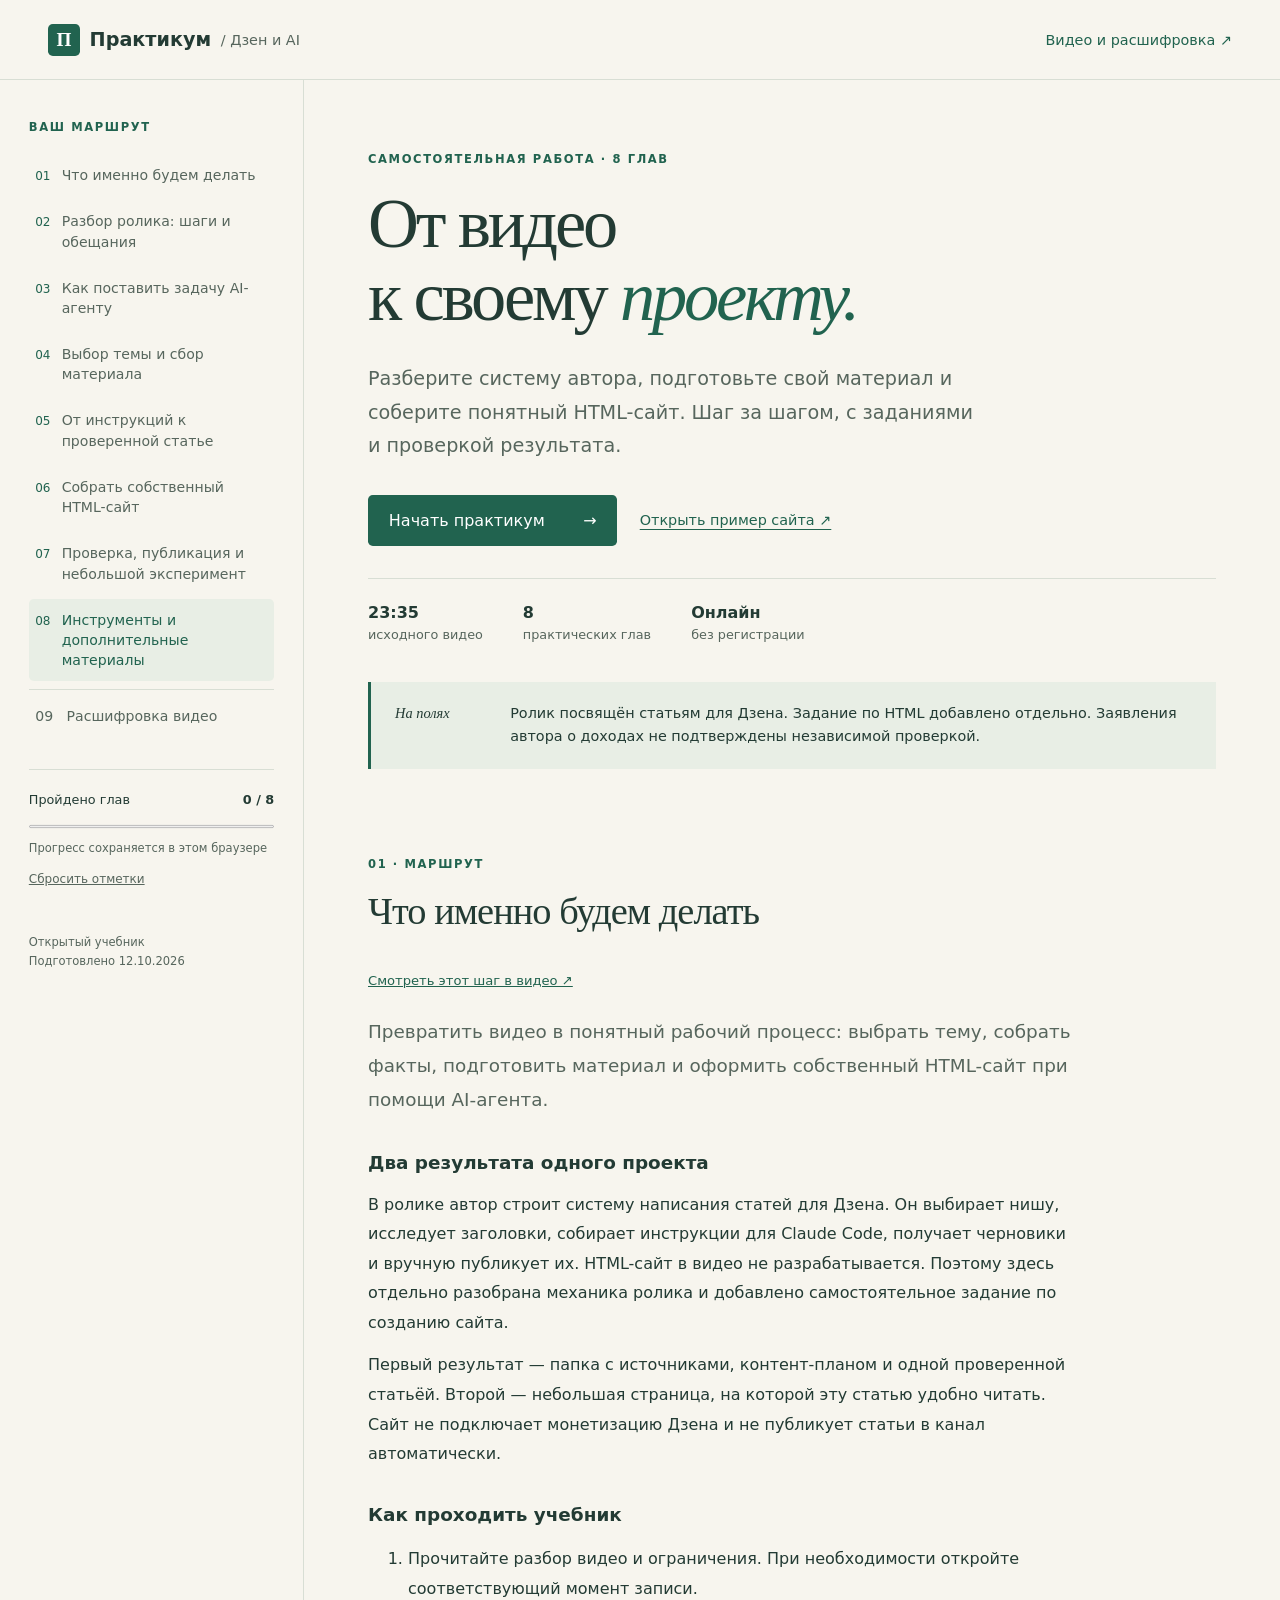
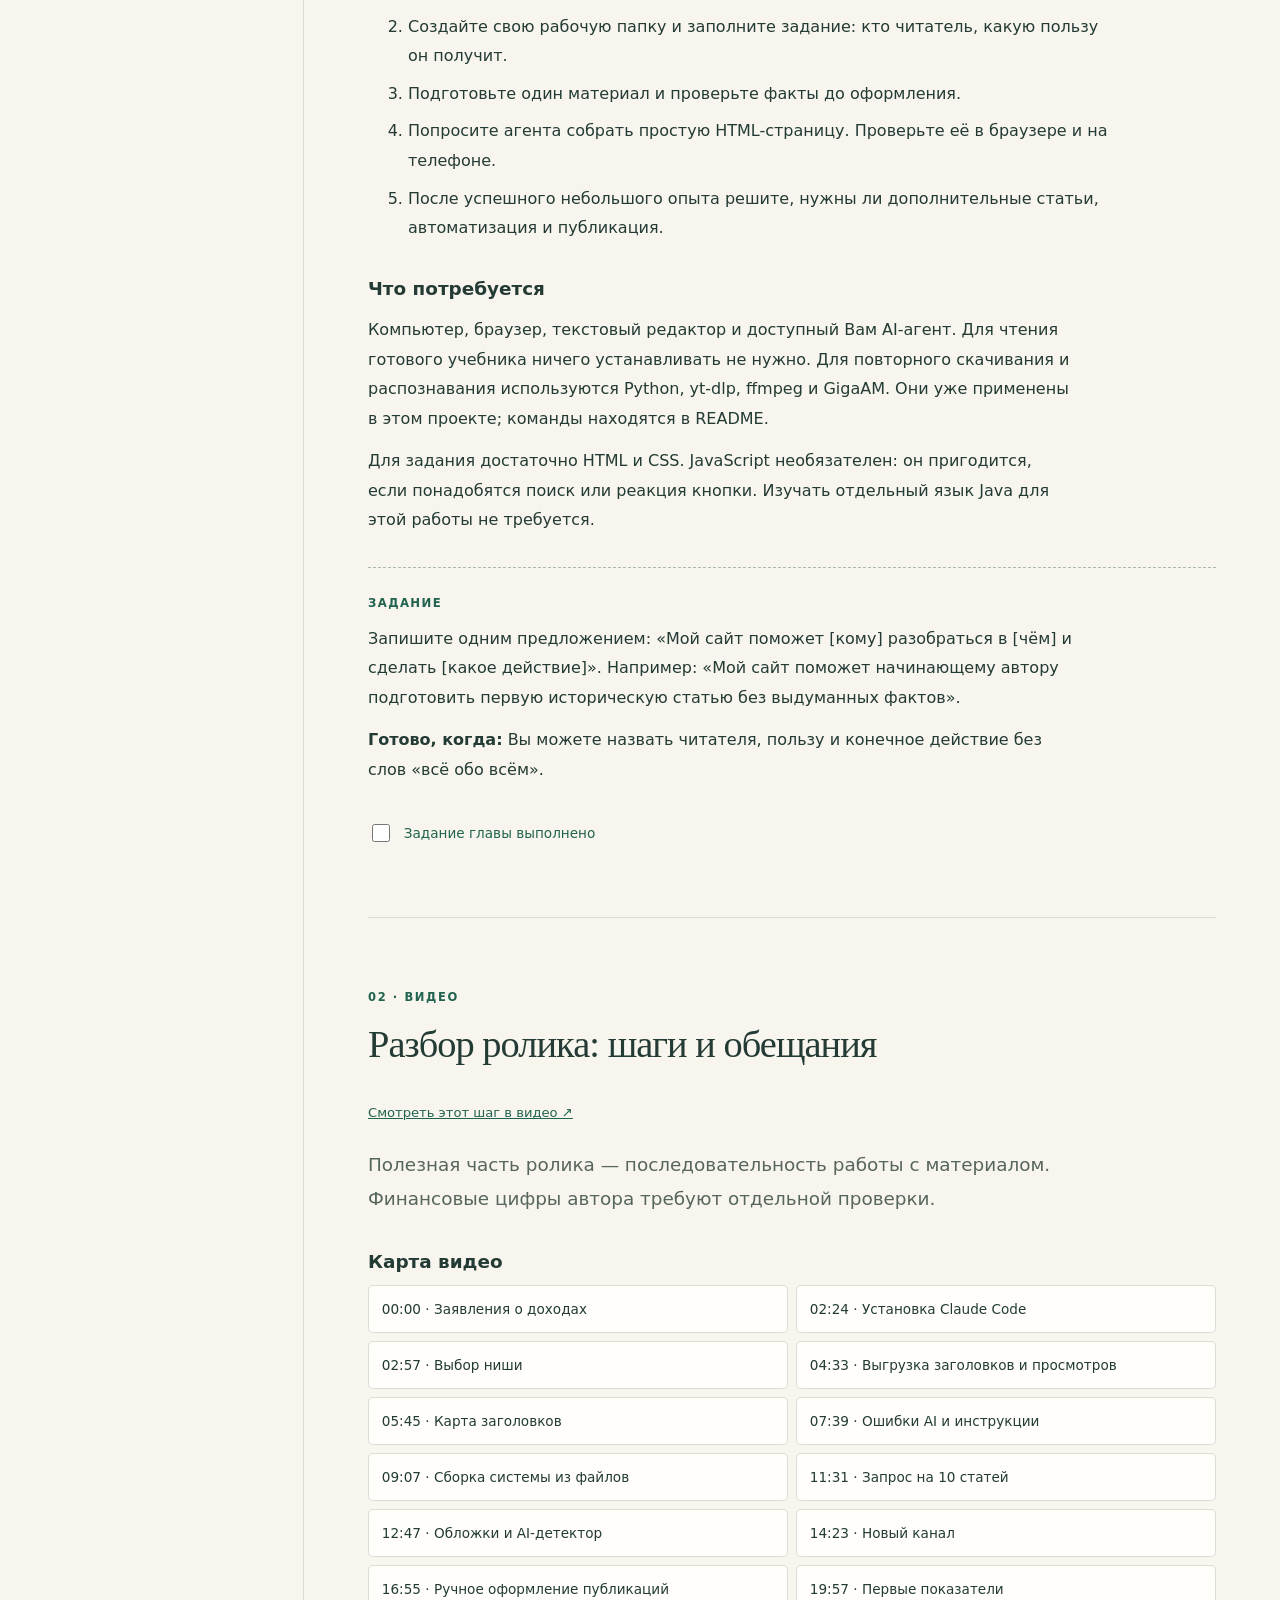
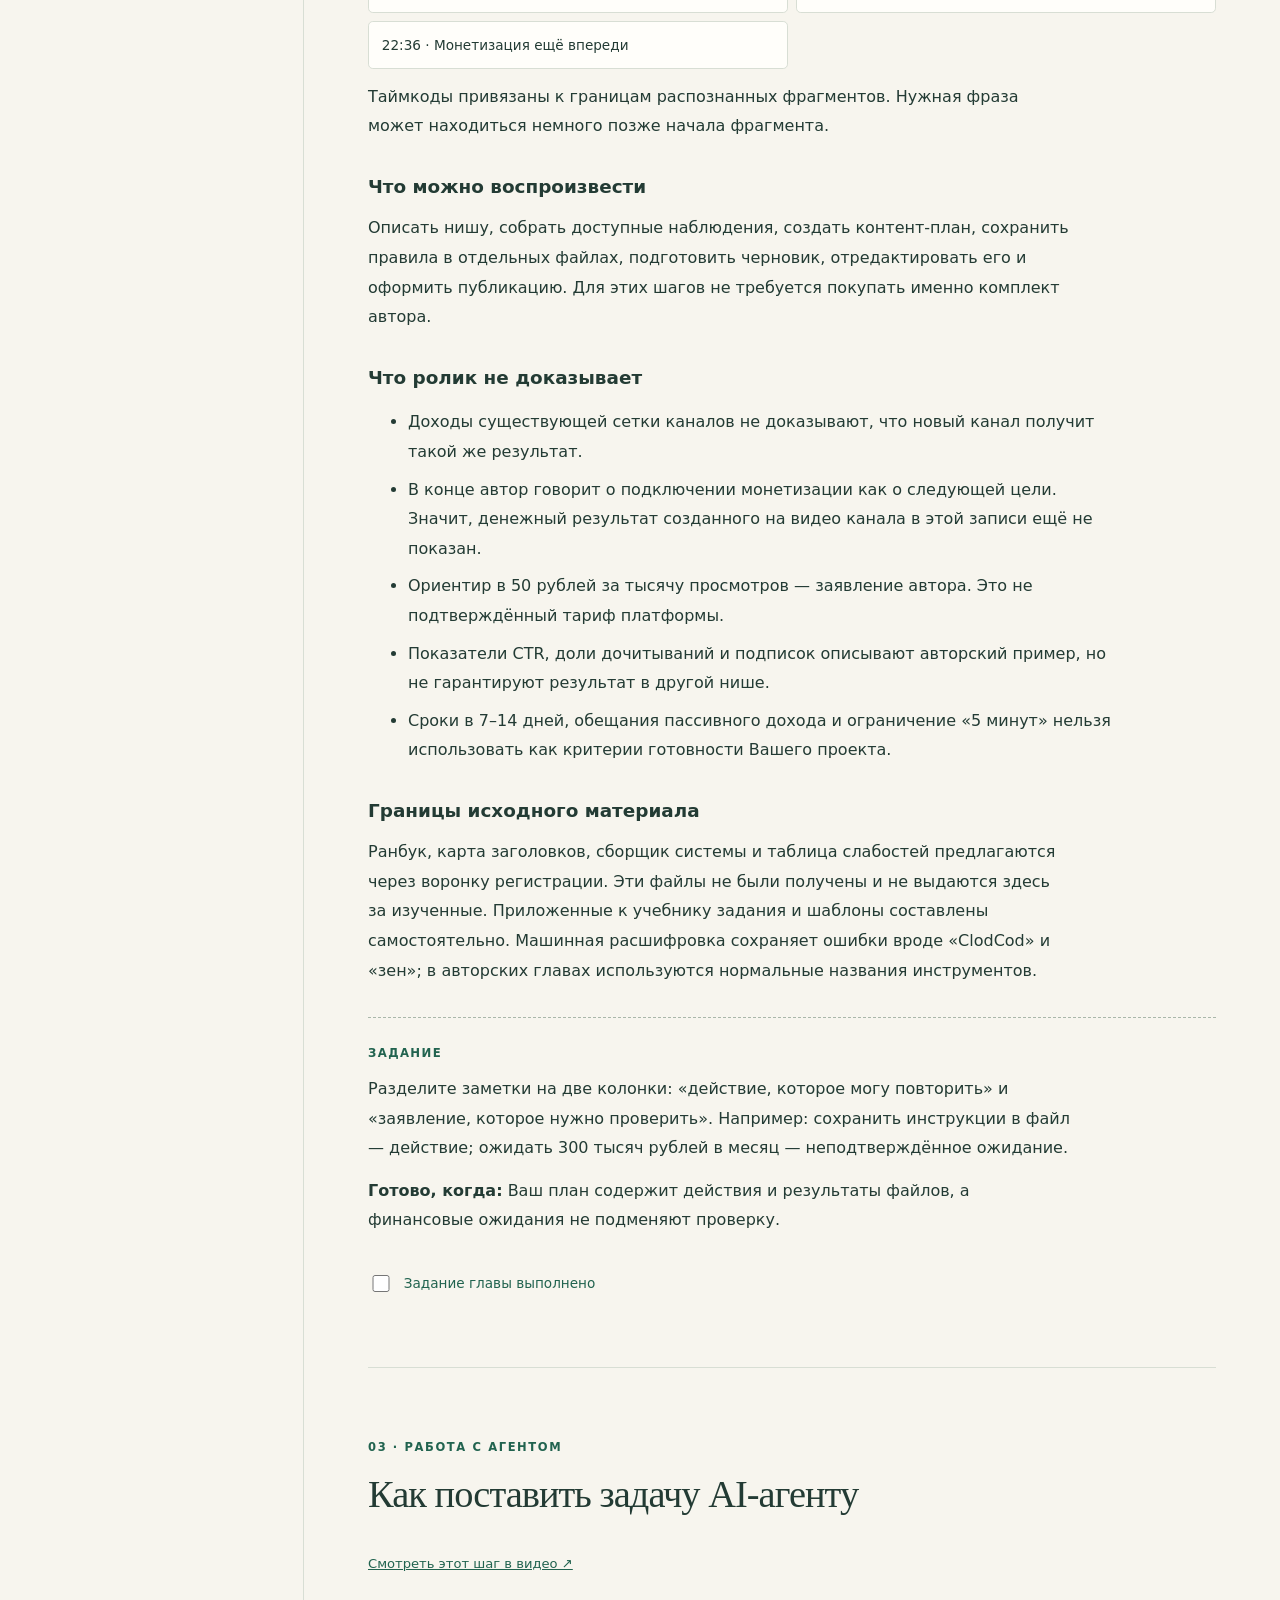
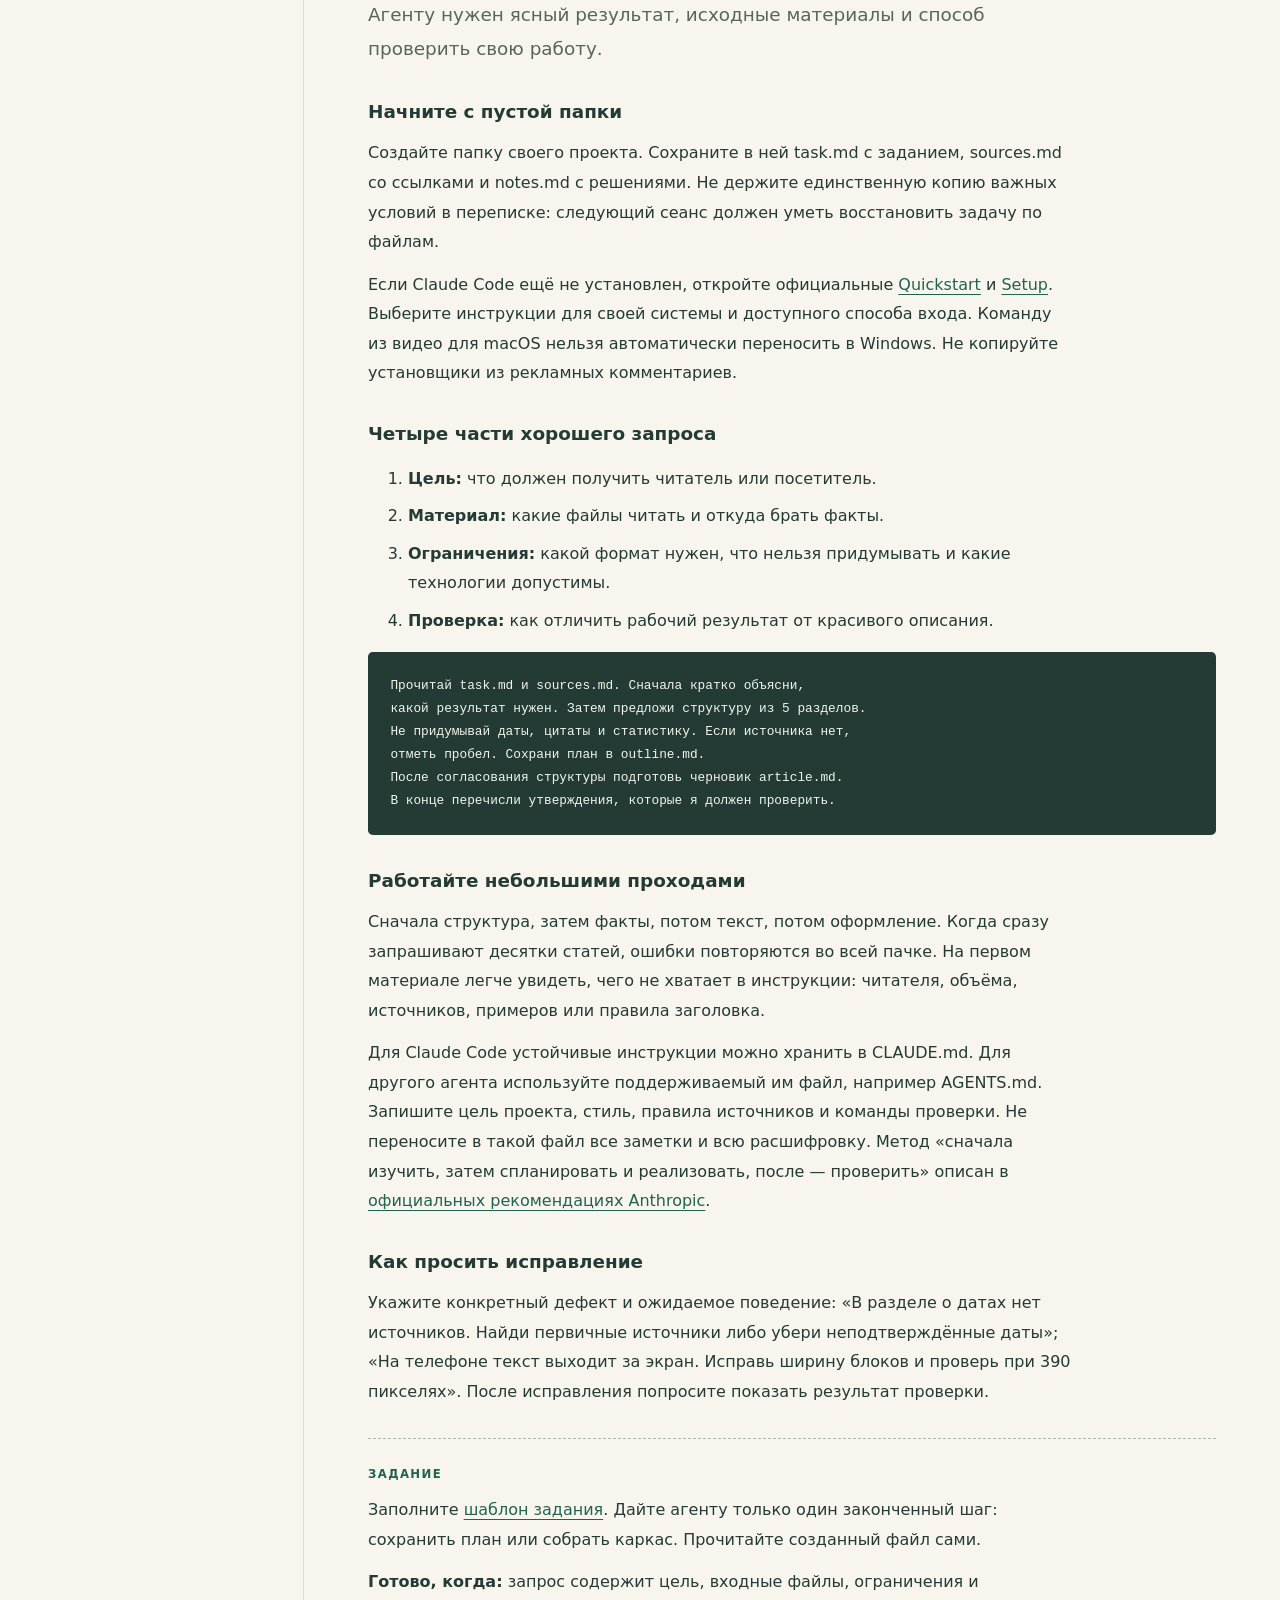
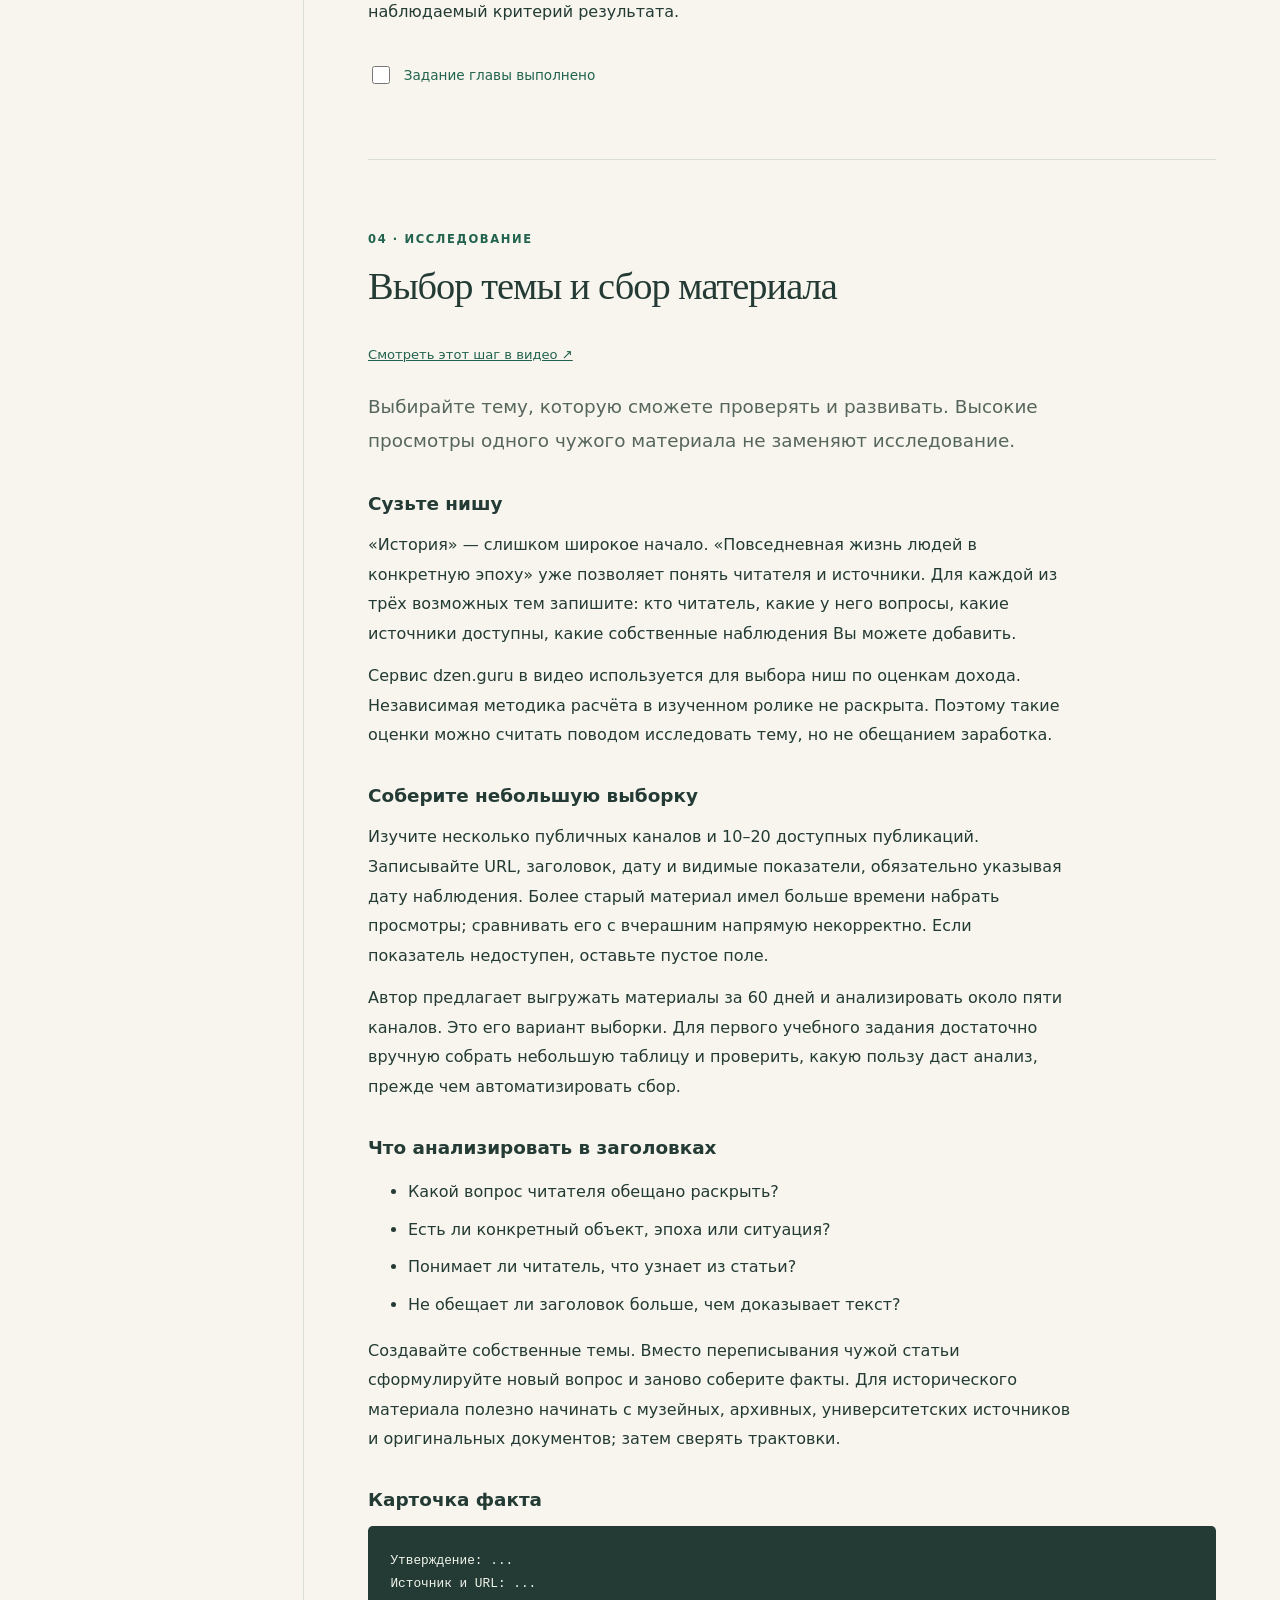
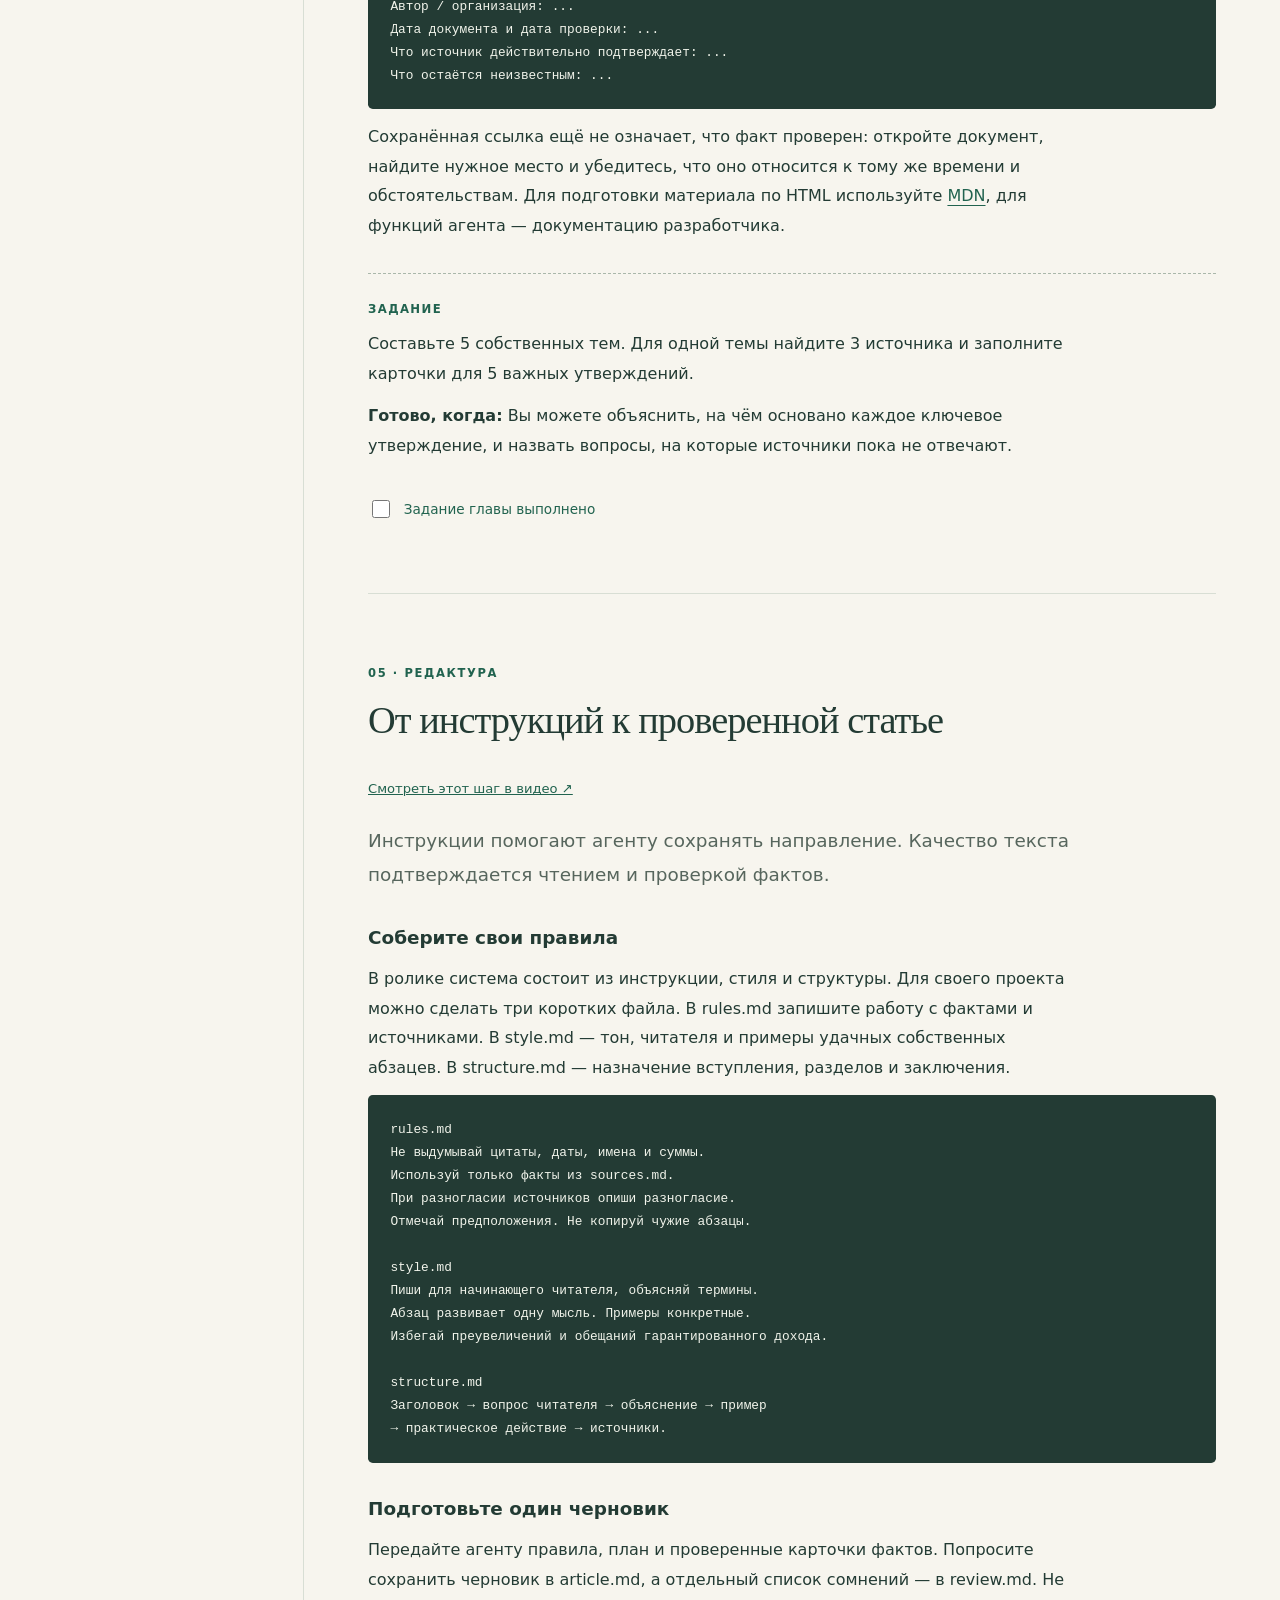
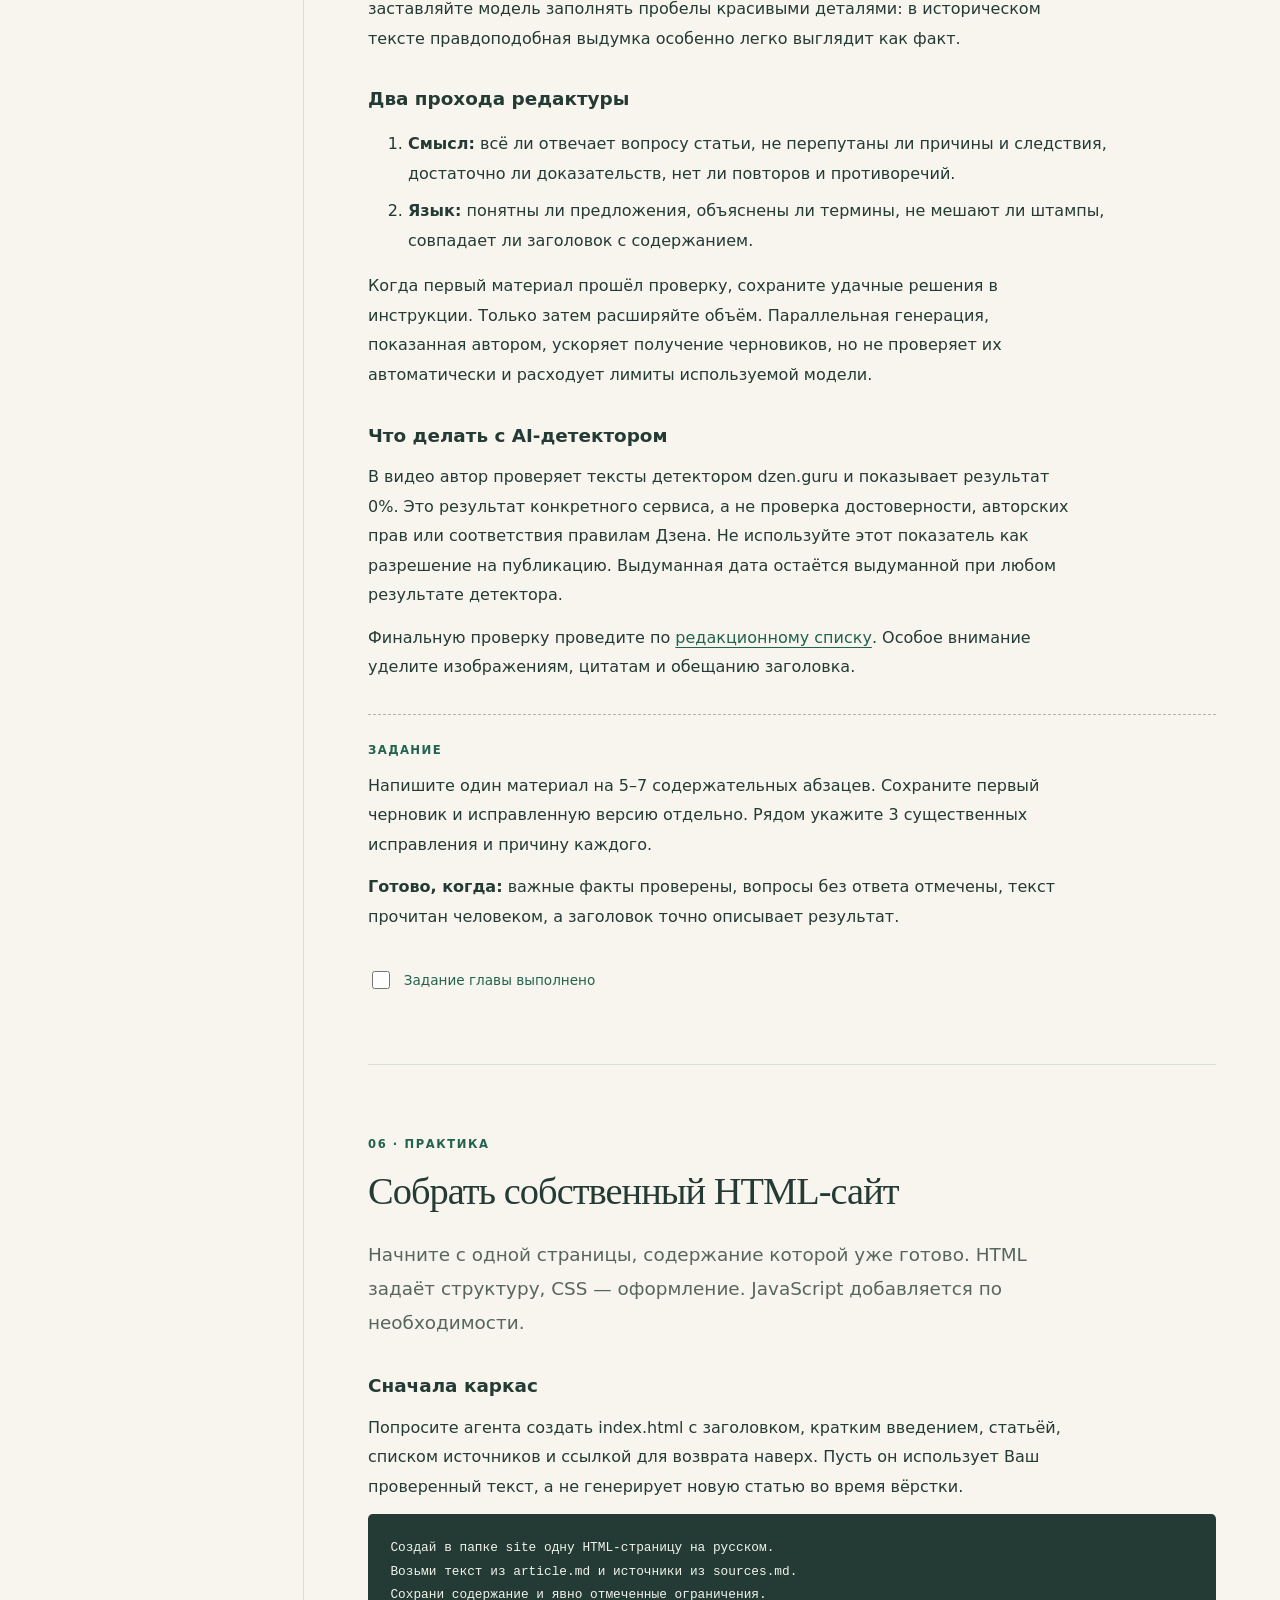
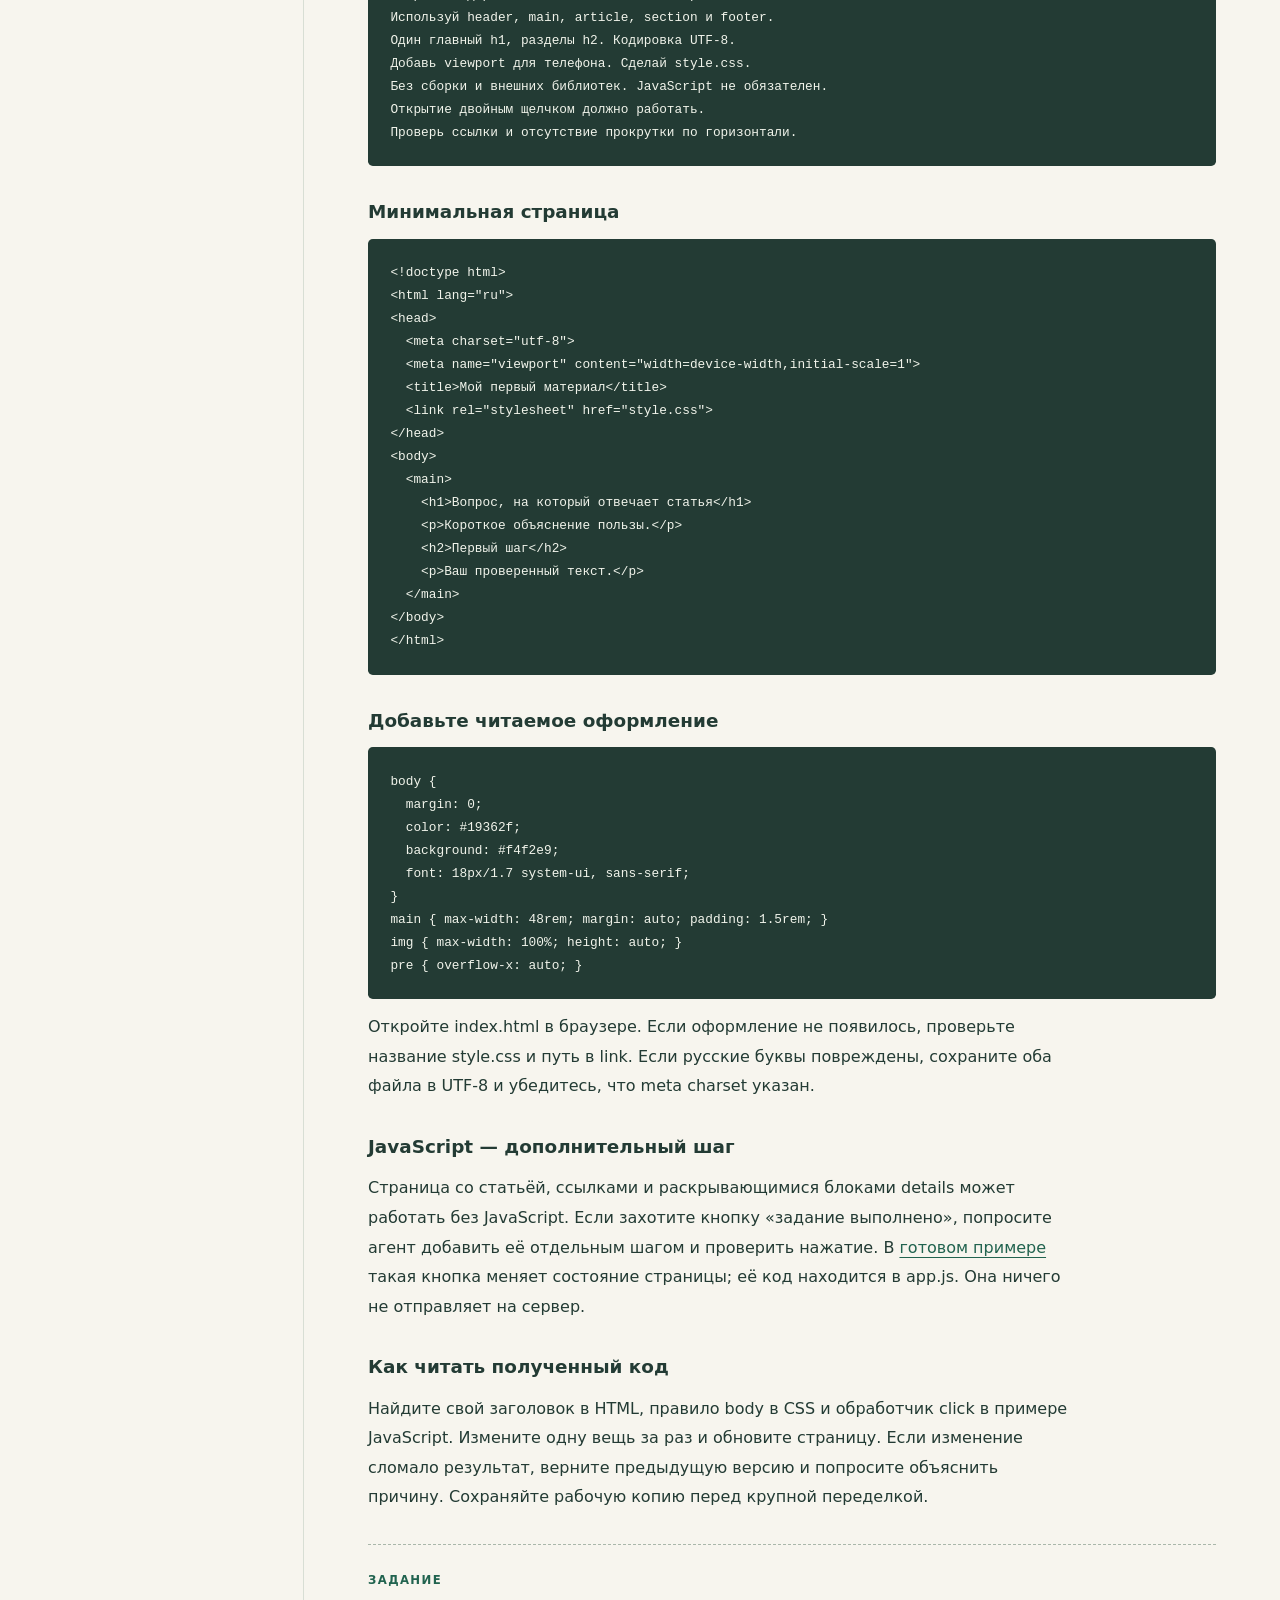
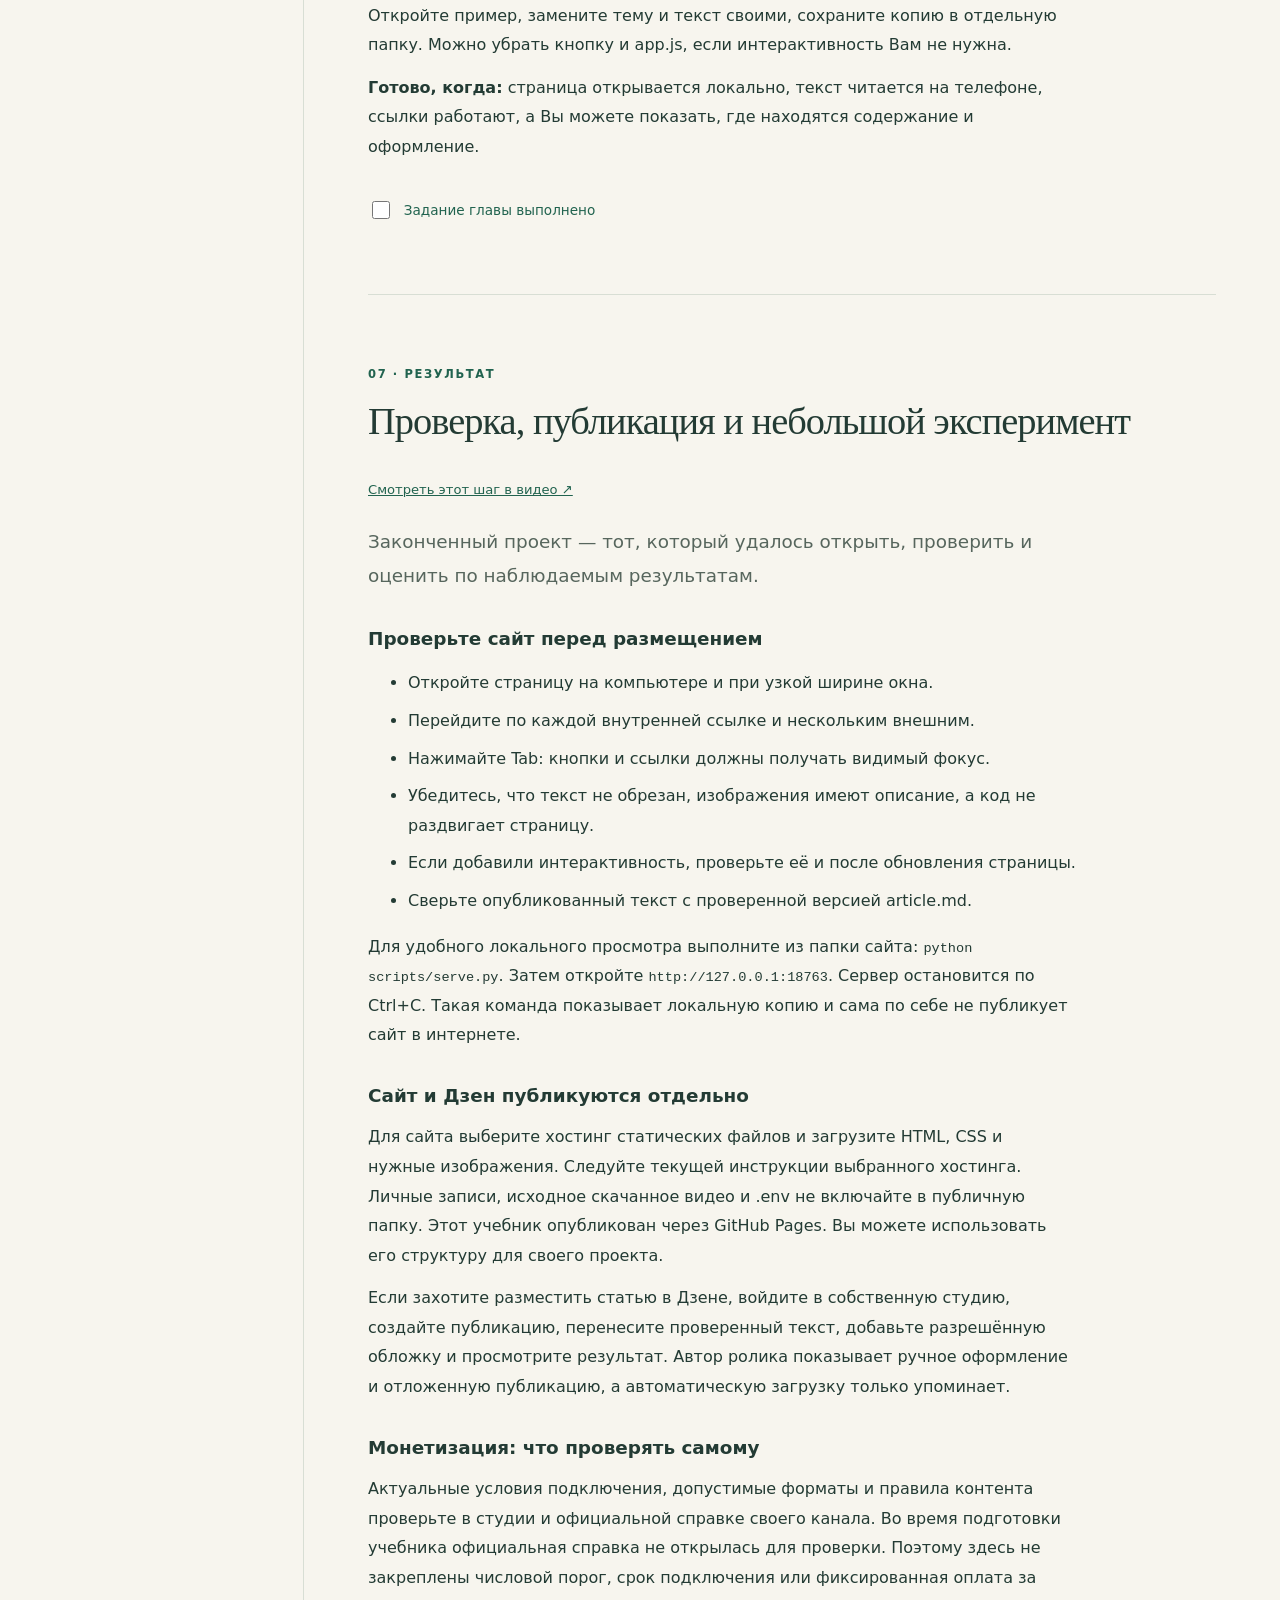
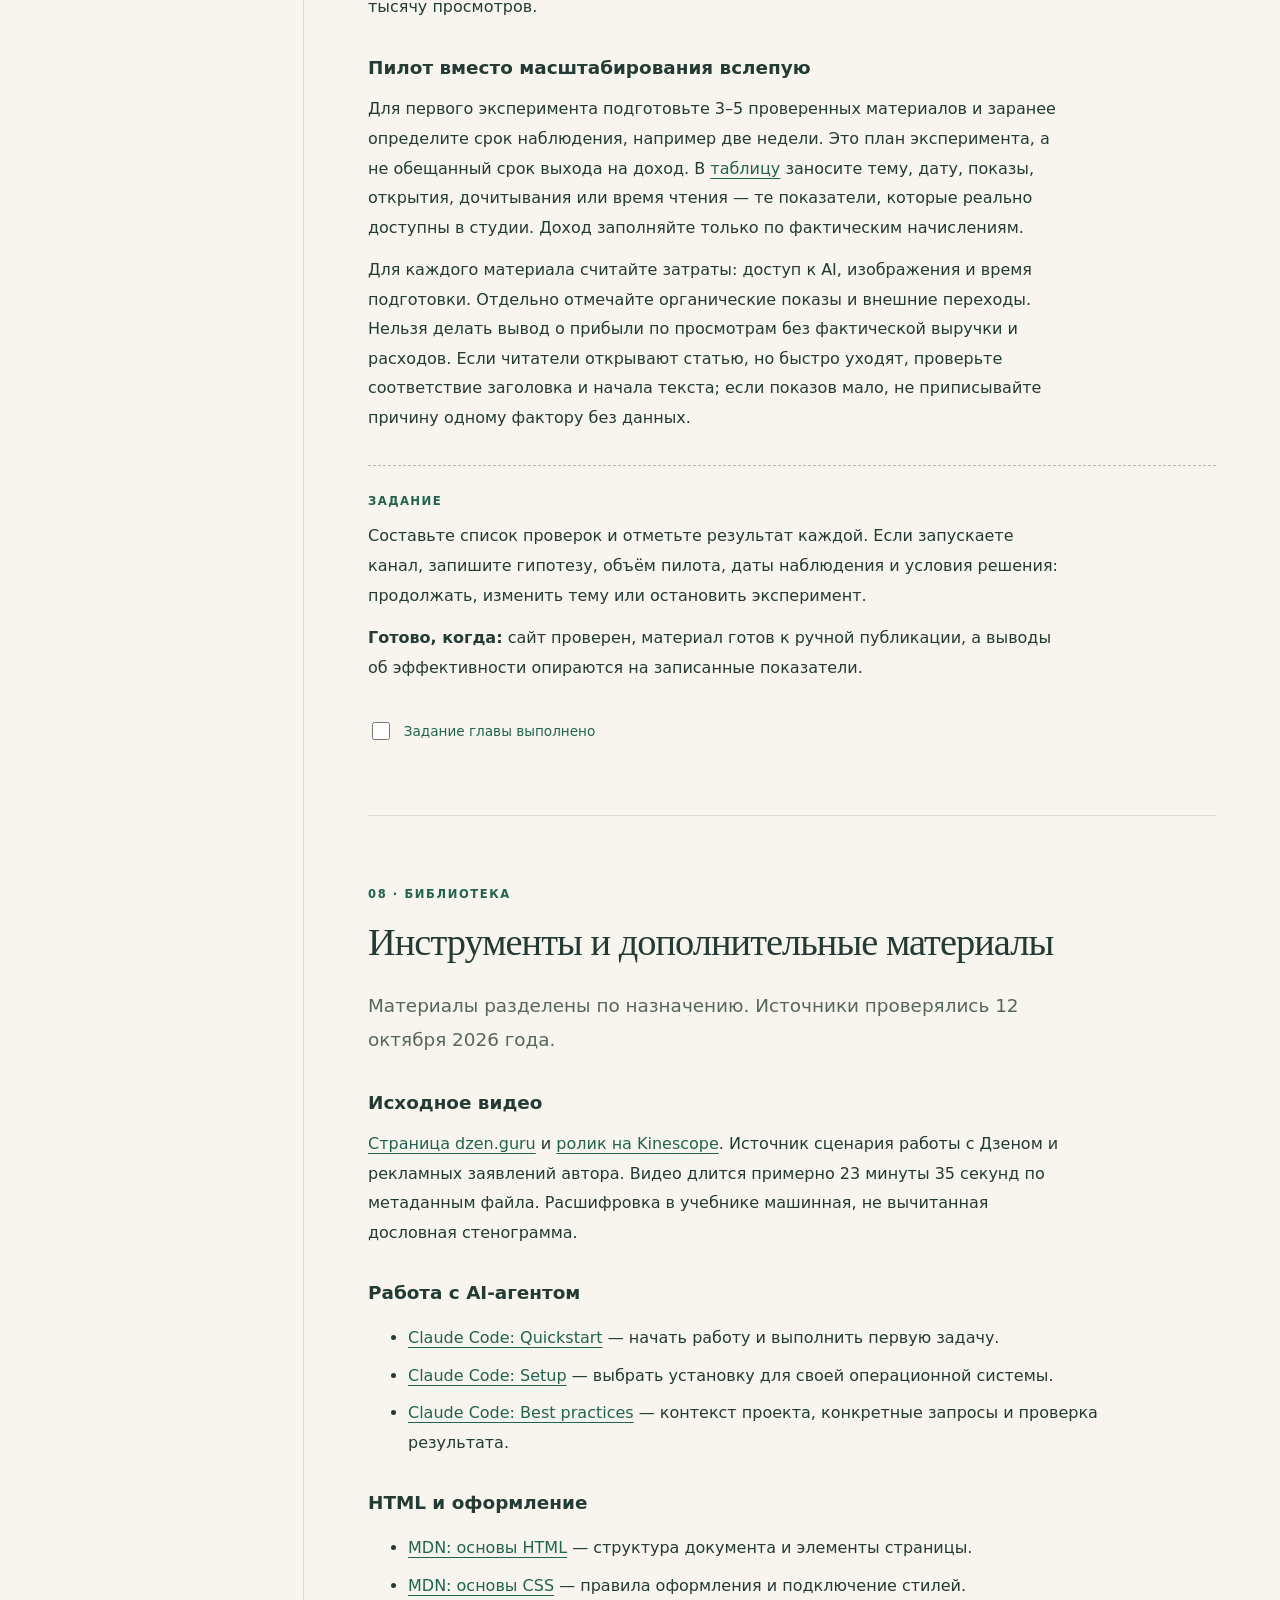
<file: docs/index.html>
<!doctype html>
<html lang="ru"><head><meta charset="utf-8"><meta name="viewport" content="width=device-width,initial-scale=1">
<meta name="description" content="Практическое пособие: разбор видео о Claude Code и Дзене, проверка фактов и создание HTML-сайта.">
<title>От видео к своему проекту — практический учебник</title>
<link rel="stylesheet" href="assets/style.css"><script src="assets/transcript.js" defer></script><script src="assets/online-player.js" defer></script><script src="assets/app.js" defer></script></head>
<body><a class="skip" href="#main">Перейти к содержанию</a>
<header class="topbar"><a class="brand" href="#main"><span class="brand-mark">П</span> Практикум<span class="edition"> / Дзен и AI</span></a><a class="top-link" href="#transcript">Видео и расшифровка ↗</a></header>
<div class="layout"><aside><div class="aside-inner"><p class="eyebrow">Ваш маршрут</p><nav aria-label="Главы учебника"><a href="#start"><span>01</span>Что именно будем делать</a><a href="#video-guide"><span>02</span>Разбор ролика: шаги и обещания</a><a href="#agent"><span>03</span>Как поставить задачу AI-агенту</a><a href="#research"><span>04</span>Выбор темы и сбор материала</a><a href="#writing"><span>05</span>От инструкций к проверенной статье</a><a href="#html"><span>06</span>Собрать собственный HTML-сайт</a><a href="#launch"><span>07</span>Проверка, публикация и небольшой эксперимент</a><a href="#sources"><span>08</span>Инструменты и дополнительные материалы</a></nav><a class="transcript-link" href="#transcript">09 &nbsp; Расшифровка видео</a><div class="progress-box"><div><span>Пройдено глав</span><b id="progress-label">0 / 8</b></div><progress id="progress" max="8" value="0">0</progress><small id="storage-note">Прогресс сохраняется в этом браузере</small><button id="reset" type="button">Сбросить отметки</button></div><p class="aside-note">Открытый учебник<br>Подготовлено 12.10.2026</p></div></aside>
<main id="main"><section class="hero"><p class="eyebrow">Самостоятельная работа · 8 глав</p><h1>От видео<br>к своему <em>проекту.</em></h1><p class="hero-text">Разберите систему автора, подготовьте свой материал и соберите понятный HTML-сайт. Шаг за шагом, с заданиями и проверкой результата.</p><div class="hero-actions"><a class="primary" href="#start">Начать практикум <span>→</span></a><a class="secondary" href="examples/first-site/index.html">Открыть пример сайта ↗</a></div><div class="hero-meta"><span><b>23:35</b> исходного видео</span><span><b>8</b> практических глав</span><span><b>Онлайн</b> без регистрации</span></div></section>
<div class="editor-note"><span>На полях</span><p>Ролик посвящён статьям для Дзена. Задание по HTML добавлено отдельно. Заявления автора о доходах не подтверждены независимой проверкой.</p></div>
<section class="chapter" id="start"><p class="eyebrow">01 · Маршрут</p><h2>Что именно будем делать</h2><button class="watch" data-time="0">Смотреть этот шаг в видео ↗</button><p class='lead'>Превратить видео в понятный рабочий процесс: выбрать тему, собрать факты, подготовить материал и оформить собственный HTML-сайт при помощи AI-агента.</p><h3>Два результата одного проекта</h3><p>В ролике автор строит систему написания статей для Дзена. Он выбирает нишу, исследует заголовки, собирает инструкции для Claude Code, получает черновики и вручную публикует их. HTML-сайт в видео не разрабатывается. Поэтому здесь отдельно разобрана механика ролика и добавлено самостоятельное задание по созданию сайта.</p><p>Первый результат — папка с источниками, контент-планом и одной проверенной статьёй. Второй — небольшая страница, на которой эту статью удобно читать. Сайт не подключает монетизацию Дзена и не публикует статьи в канал автоматически.</p><h3>Как проходить учебник</h3><ol><li>Прочитайте разбор видео и ограничения. При необходимости откройте соответствующий момент записи.</li><li>Создайте свою рабочую папку и заполните задание: кто читатель, какую пользу он получит.</li><li>Подготовьте один материал и проверьте факты до оформления.</li><li>Попросите агента собрать простую HTML-страницу. Проверьте её в браузере и на телефоне.</li><li>После успешного небольшого опыта решите, нужны ли дополнительные статьи, автоматизация и публикация.</li></ol><h3>Что потребуется</h3><p>Компьютер, браузер, текстовый редактор и доступный Вам AI-агент. Для чтения готового учебника ничего устанавливать не нужно. Для повторного скачивания и распознавания используются Python, yt-dlp, ffmpeg и GigaAM. Они уже применены в этом проекте; команды находятся в README.</p><p>Для задания достаточно HTML и CSS. JavaScript необязателен: он пригодится, если понадобятся поиск или реакция кнопки. Изучать отдельный язык Java для этой работы не требуется.</p><div class='exercise'><strong>Задание</strong><p>Запишите одним предложением: «Мой сайт поможет [кому] разобраться в [чём] и сделать [какое действие]». Например: «Мой сайт поможет начинающему автору подготовить первую историческую статью без выдуманных фактов».</p><p><b>Готово, когда:</b> Вы можете назвать читателя, пользу и конечное действие без слов «всё обо всём».</p></div><label class="done"><input type="checkbox" data-chapter="start"> Задание главы выполнено</label></section>
<section class="chapter" id="video-guide"><p class="eyebrow">02 · Видео</p><h2>Разбор ролика: шаги и обещания</h2><button class="watch" data-time="176.88">Смотреть этот шаг в видео ↗</button><p class='lead'>Полезная часть ролика — последовательность работы с материалом. Финансовые цифры автора требуют отдельной проверки.</p><h3>Карта видео</h3><div class='timeline'><button data-time='0'>00:00 · Заявления о доходах</button><button data-time='144'>02:24 · Установка Claude Code</button><button data-time='176.88'>02:57 · Выбор ниши</button><button data-time='272.88'>04:33 · Выгрузка заголовков и просмотров</button><button data-time='344.88'>05:45 · Карта заголовков</button><button data-time='458.98'>07:39 · Ошибки AI и инструкции</button><button data-time='547.13'>09:07 · Сборка системы из файлов</button><button data-time='691.13'>11:31 · Запрос на 10 статей</button><button data-time='766.52'>12:47 · Обложки и AI-детектор</button><button data-time='862.52'>14:23 · Новый канал</button><button data-time='1015.4'>16:55 · Ручное оформление публикаций</button><button data-time='1197.18'>19:57 · Первые показатели</button><button data-time='1355.76'>22:36 · Монетизация ещё впереди</button></div><p>Таймкоды привязаны к границам распознанных фрагментов. Нужная фраза может находиться немного позже начала фрагмента.</p><h3>Что можно воспроизвести</h3><p>Описать нишу, собрать доступные наблюдения, создать контент-план, сохранить правила в отдельных файлах, подготовить черновик, отредактировать его и оформить публикацию. Для этих шагов не требуется покупать именно комплект автора.</p><h3>Что ролик не доказывает</h3><ul><li>Доходы существующей сетки каналов не доказывают, что новый канал получит такой же результат.</li><li>В конце автор говорит о подключении монетизации как о следующей цели. Значит, денежный результат созданного на видео канала в этой записи ещё не показан.</li><li>Ориентир в 50 рублей за тысячу просмотров — заявление автора. Это не подтверждённый тариф платформы.</li><li>Показатели CTR, доли дочитываний и подписок описывают авторский пример, но не гарантируют результат в другой нише.</li><li>Сроки в 7–14 дней, обещания пассивного дохода и ограничение «5 минут» нельзя использовать как критерии готовности Вашего проекта.</li></ul><h3>Границы исходного материала</h3><p>Ранбук, карта заголовков, сборщик системы и таблица слабостей предлагаются через воронку регистрации. Эти файлы не были получены и не выдаются здесь за изученные. Приложенные к учебнику задания и шаблоны составлены самостоятельно. Машинная расшифровка сохраняет ошибки вроде «ClodCod» и «зен»; в авторских главах используются нормальные названия инструментов.</p><div class='exercise'><strong>Задание</strong><p>Разделите заметки на две колонки: «действие, которое могу повторить» и «заявление, которое нужно проверить». Например: сохранить инструкции в файл — действие; ожидать 300 тысяч рублей в месяц — неподтверждённое ожидание.</p><p><b>Готово, когда:</b> Ваш план содержит действия и результаты файлов, а финансовые ожидания не подменяют проверку.</p></div><label class="done"><input type="checkbox" data-chapter="video-guide"> Задание главы выполнено</label></section>
<section class="chapter" id="agent"><p class="eyebrow">03 · Работа с агентом</p><h2>Как поставить задачу AI-агенту</h2><button class="watch" data-time="144">Смотреть этот шаг в видео ↗</button><p class='lead'>Агенту нужен ясный результат, исходные материалы и способ проверить свою работу.</p><h3>Начните с пустой папки</h3><p>Создайте папку своего проекта. Сохраните в ней task.md с заданием, sources.md со ссылками и notes.md с решениями. Не держите единственную копию важных условий в переписке: следующий сеанс должен уметь восстановить задачу по файлам.</p><p>Если Claude Code ещё не установлен, откройте официальные <a href='https://code.claude.com/docs/en/quickstart'>Quickstart</a> и <a href='https://code.claude.com/docs/en/setup'>Setup</a>. Выберите инструкции для своей системы и доступного способа входа. Команду из видео для macOS нельзя автоматически переносить в Windows. Не копируйте установщики из рекламных комментариев.</p><h3>Четыре части хорошего запроса</h3><ol><li><b>Цель:</b> что должен получить читатель или посетитель.</li><li><b>Материал:</b> какие файлы читать и откуда брать факты.</li><li><b>Ограничения:</b> какой формат нужен, что нельзя придумывать и какие технологии допустимы.</li><li><b>Проверка:</b> как отличить рабочий результат от красивого описания.</li></ol><pre>Прочитай task.md и sources.md. Сначала кратко объясни,
какой результат нужен. Затем предложи структуру из 5 разделов.
Не придумывай даты, цитаты и статистику. Если источника нет,
отметь пробел. Сохрани план в outline.md.
После согласования структуры подготовь черновик article.md.
В конце перечисли утверждения, которые я должен проверить.</pre><h3>Работайте небольшими проходами</h3><p>Сначала структура, затем факты, потом текст, потом оформление. Когда сразу запрашивают десятки статей, ошибки повторяются во всей пачке. На первом материале легче увидеть, чего не хватает в инструкции: читателя, объёма, источников, примеров или правила заголовка.</p><p>Для Claude Code устойчивые инструкции можно хранить в CLAUDE.md. Для другого агента используйте поддерживаемый им файл, например AGENTS.md. Запишите цель проекта, стиль, правила источников и команды проверки. Не переносите в такой файл все заметки и всю расшифровку. Метод «сначала изучить, затем спланировать и реализовать, после — проверить» описан в <a href='https://code.claude.com/docs/en/best-practices'>официальных рекомендациях Anthropic</a>.</p><h3>Как просить исправление</h3><p>Укажите конкретный дефект и ожидаемое поведение: «В разделе о датах нет источников. Найди первичные источники либо убери неподтверждённые даты»; «На телефоне текст выходит за экран. Исправь ширину блоков и проверь при 390 пикселях». После исправления попросите показать результат проверки.</p><div class='exercise'><strong>Задание</strong><p>Заполните <a href='templates/site-task.md'>шаблон задания</a>. Дайте агенту только один законченный шаг: сохранить план или собрать каркас. Прочитайте созданный файл сами.</p><p><b>Готово, когда:</b> запрос содержит цель, входные файлы, ограничения и наблюдаемый критерий результата.</p></div><label class="done"><input type="checkbox" data-chapter="agent"> Задание главы выполнено</label></section>
<section class="chapter" id="research"><p class="eyebrow">04 · Исследование</p><h2>Выбор темы и сбор материала</h2><button class="watch" data-time="176.88">Смотреть этот шаг в видео ↗</button><p class='lead'>Выбирайте тему, которую сможете проверять и развивать. Высокие просмотры одного чужого материала не заменяют исследование.</p><h3>Сузьте нишу</h3><p>«История» — слишком широкое начало. «Повседневная жизнь людей в конкретную эпоху» уже позволяет понять читателя и источники. Для каждой из трёх возможных тем запишите: кто читатель, какие у него вопросы, какие источники доступны, какие собственные наблюдения Вы можете добавить.</p><p>Сервис dzen.guru в видео используется для выбора ниш по оценкам дохода. Независимая методика расчёта в изученном ролике не раскрыта. Поэтому такие оценки можно считать поводом исследовать тему, но не обещанием заработка.</p><h3>Соберите небольшую выборку</h3><p>Изучите несколько публичных каналов и 10–20 доступных публикаций. Записывайте URL, заголовок, дату и видимые показатели, обязательно указывая дату наблюдения. Более старый материал имел больше времени набрать просмотры; сравнивать его с вчерашним напрямую некорректно. Если показатель недоступен, оставьте пустое поле.</p><p>Автор предлагает выгружать материалы за 60 дней и анализировать около пяти каналов. Это его вариант выборки. Для первого учебного задания достаточно вручную собрать небольшую таблицу и проверить, какую пользу даст анализ, прежде чем автоматизировать сбор.</p><h3>Что анализировать в заголовках</h3><ul><li>Какой вопрос читателя обещано раскрыть?</li><li>Есть ли конкретный объект, эпоха или ситуация?</li><li>Понимает ли читатель, что узнает из статьи?</li><li>Не обещает ли заголовок больше, чем доказывает текст?</li></ul><p>Создавайте собственные темы. Вместо переписывания чужой статьи сформулируйте новый вопрос и заново соберите факты. Для исторического материала полезно начинать с музейных, архивных, университетских источников и оригинальных документов; затем сверять трактовки.</p><h3>Карточка факта</h3><pre>Утверждение: ...
Источник и URL: ...
Автор / организация: ...
Дата документа и дата проверки: ...
Что источник действительно подтверждает: ...
Что остаётся неизвестным: ...</pre><p>Сохранённая ссылка ещё не означает, что факт проверен: откройте документ, найдите нужное место и убедитесь, что оно относится к тому же времени и обстоятельствам. Для подготовки материала по HTML используйте <a href='https://developer.mozilla.org/ru/docs/Learn_web_development/Getting_started/Your_first_website/Creating_the_content'>MDN</a>, для функций агента — документацию разработчика.</p><div class='exercise'><strong>Задание</strong><p>Составьте 5 собственных тем. Для одной темы найдите 3 источника и заполните карточки для 5 важных утверждений.</p><p><b>Готово, когда:</b> Вы можете объяснить, на чём основано каждое ключевое утверждение, и назвать вопросы, на которые источники пока не отвечают.</p></div><label class="done"><input type="checkbox" data-chapter="research"> Задание главы выполнено</label></section>
<section class="chapter" id="writing"><p class="eyebrow">05 · Редактура</p><h2>От инструкций к проверенной статье</h2><button class="watch" data-time="458.98">Смотреть этот шаг в видео ↗</button><p class='lead'>Инструкции помогают агенту сохранять направление. Качество текста подтверждается чтением и проверкой фактов.</p><h3>Соберите свои правила</h3><p>В ролике система состоит из инструкции, стиля и структуры. Для своего проекта можно сделать три коротких файла. В rules.md запишите работу с фактами и источниками. В style.md — тон, читателя и примеры удачных собственных абзацев. В structure.md — назначение вступления, разделов и заключения.</p><pre>rules.md
Не выдумывай цитаты, даты, имена и суммы.
Используй только факты из sources.md.
При разногласии источников опиши разногласие.
Отмечай предположения. Не копируй чужие абзацы.

style.md
Пиши для начинающего читателя, объясняй термины.
Абзац развивает одну мысль. Примеры конкретные.
Избегай преувеличений и обещаний гарантированного дохода.

structure.md
Заголовок → вопрос читателя → объяснение → пример
→ практическое действие → источники.</pre><h3>Подготовьте один черновик</h3><p>Передайте агенту правила, план и проверенные карточки фактов. Попросите сохранить черновик в article.md, а отдельный список сомнений — в review.md. Не заставляйте модель заполнять пробелы красивыми деталями: в историческом тексте правдоподобная выдумка особенно легко выглядит как факт.</p><h3>Два прохода редактуры</h3><ol><li><b>Смысл:</b> всё ли отвечает вопросу статьи, не перепутаны ли причины и следствия, достаточно ли доказательств, нет ли повторов и противоречий.</li><li><b>Язык:</b> понятны ли предложения, объяснены ли термины, не мешают ли штампы, совпадает ли заголовок с содержанием.</li></ol><p>Когда первый материал прошёл проверку, сохраните удачные решения в инструкции. Только затем расширяйте объём. Параллельная генерация, показанная автором, ускоряет получение черновиков, но не проверяет их автоматически и расходует лимиты используемой модели.</p><h3>Что делать с AI-детектором</h3><p>В видео автор проверяет тексты детектором dzen.guru и показывает результат 0%. Это результат конкретного сервиса, а не проверка достоверности, авторских прав или соответствия правилам Дзена. Не используйте этот показатель как разрешение на публикацию. Выдуманная дата остаётся выдуманной при любом результате детектора.</p><p>Финальную проверку проведите по <a href='templates/editorial-checklist.md'>редакционному списку</a>. Особое внимание уделите изображениям, цитатам и обещанию заголовка.</p><div class='exercise'><strong>Задание</strong><p>Напишите один материал на 5–7 содержательных абзацев. Сохраните первый черновик и исправленную версию отдельно. Рядом укажите 3 существенных исправления и причину каждого.</p><p><b>Готово, когда:</b> важные факты проверены, вопросы без ответа отмечены, текст прочитан человеком, а заголовок точно описывает результат.</p></div><label class="done"><input type="checkbox" data-chapter="writing"> Задание главы выполнено</label></section>
<section class="chapter" id="html"><p class="eyebrow">06 · Практика</p><h2>Собрать собственный HTML-сайт</h2><p class='lead'>Начните с одной страницы, содержание которой уже готово. HTML задаёт структуру, CSS — оформление. JavaScript добавляется по необходимости.</p><h3>Сначала каркас</h3><p>Попросите агента создать index.html с заголовком, кратким введением, статьёй, списком источников и ссылкой для возврата наверх. Пусть он использует Ваш проверенный текст, а не генерирует новую статью во время вёрстки.</p><pre>Создай в папке site одну HTML-страницу на русском.
Возьми текст из article.md и источники из sources.md.
Сохрани содержание и явно отмеченные ограничения.
Используй header, main, article, section и footer.
Один главный h1, разделы h2. Кодировка UTF-8.
Добавь viewport для телефона. Сделай style.css.
Без сборки и внешних библиотек. JavaScript не обязателен.
Открытие двойным щелчком должно работать.
Проверь ссылки и отсутствие прокрутки по горизонтали.</pre><h3>Минимальная страница</h3><pre>&lt;!doctype html&gt;
&lt;html lang="ru"&gt;
&lt;head&gt;
  &lt;meta charset="utf-8"&gt;
  &lt;meta name="viewport" content="width=device-width,initial-scale=1"&gt;
  &lt;title&gt;Мой первый материал&lt;/title&gt;
  &lt;link rel="stylesheet" href="style.css"&gt;
&lt;/head&gt;
&lt;body&gt;
  &lt;main&gt;
    &lt;h1&gt;Вопрос, на который отвечает статья&lt;/h1&gt;
    &lt;p&gt;Короткое объяснение пользы.&lt;/p&gt;
    &lt;h2&gt;Первый шаг&lt;/h2&gt;
    &lt;p&gt;Ваш проверенный текст.&lt;/p&gt;
  &lt;/main&gt;
&lt;/body&gt;
&lt;/html&gt;</pre><h3>Добавьте читаемое оформление</h3><pre>body {
  margin: 0;
  color: #19362f;
  background: #f4f2e9;
  font: 18px/1.7 system-ui, sans-serif;
}
main { max-width: 48rem; margin: auto; padding: 1.5rem; }
img { max-width: 100%; height: auto; }
pre { overflow-x: auto; }</pre><p>Откройте index.html в браузере. Если оформление не появилось, проверьте название style.css и путь в link. Если русские буквы повреждены, сохраните оба файла в UTF-8 и убедитесь, что meta charset указан.</p><h3>JavaScript — дополнительный шаг</h3><p>Страница со статьёй, ссылками и раскрывающимися блоками details может работать без JavaScript. Если захотите кнопку «задание выполнено», попросите агент добавить её отдельным шагом и проверить нажатие. В <a href='examples/first-site/index.html'>готовом примере</a> такая кнопка меняет состояние страницы; её код находится в app.js. Она ничего не отправляет на сервер.</p><h3>Как читать полученный код</h3><p>Найдите свой заголовок в HTML, правило body в CSS и обработчик click в примере JavaScript. Измените одну вещь за раз и обновите страницу. Если изменение сломало результат, верните предыдущую версию и попросите объяснить причину. Сохраняйте рабочую копию перед крупной переделкой.</p><div class='exercise'><strong>Задание</strong><p>Откройте пример, замените тему и текст своими, сохраните копию в отдельную папку. Можно убрать кнопку и app.js, если интерактивность Вам не нужна.</p><p><b>Готово, когда:</b> страница открывается локально, текст читается на телефоне, ссылки работают, а Вы можете показать, где находятся содержание и оформление.</p></div><label class="done"><input type="checkbox" data-chapter="html"> Задание главы выполнено</label></section>
<section class="chapter" id="launch"><p class="eyebrow">07 · Результат</p><h2>Проверка, публикация и небольшой эксперимент</h2><button class="watch" data-time="1015.4">Смотреть этот шаг в видео ↗</button><p class='lead'>Законченный проект — тот, который удалось открыть, проверить и оценить по наблюдаемым результатам.</p><h3>Проверьте сайт перед размещением</h3><ul><li>Откройте страницу на компьютере и при узкой ширине окна.</li><li>Перейдите по каждой внутренней ссылке и нескольким внешним.</li><li>Нажимайте Tab: кнопки и ссылки должны получать видимый фокус.</li><li>Убедитесь, что текст не обрезан, изображения имеют описание, а код не раздвигает страницу.</li><li>Если добавили интерактивность, проверьте её и после обновления страницы.</li><li>Сверьте опубликованный текст с проверенной версией article.md.</li></ul><p>Для удобного локального просмотра выполните из папки сайта: <code>python scripts/serve.py</code>. Затем откройте <code>http://127.0.0.1:18763</code>. Сервер остановится по Ctrl+C. Такая команда показывает локальную копию и сама по себе не публикует сайт в интернете.</p><h3>Сайт и Дзен публикуются отдельно</h3><p>Для сайта выберите хостинг статических файлов и загрузите HTML, CSS и нужные изображения. Следуйте текущей инструкции выбранного хостинга. Личные записи, исходное скачанное видео и .env не включайте в публичную папку. Этот учебник опубликован через GitHub Pages. Вы можете использовать его структуру для своего проекта.</p><p>Если захотите разместить статью в Дзене, войдите в собственную студию, создайте публикацию, перенесите проверенный текст, добавьте разрешённую обложку и просмотрите результат. Автор ролика показывает ручное оформление и отложенную публикацию, а автоматическую загрузку только упоминает.</p><h3>Монетизация: что проверять самому</h3><p>Актуальные условия подключения, допустимые форматы и правила контента проверьте в студии и официальной справке своего канала. Во время подготовки учебника официальная справка не открылась для проверки. Поэтому здесь не закреплены числовой порог, срок подключения или фиксированная оплата за тысячу просмотров.</p><h3>Пилот вместо масштабирования вслепую</h3><p>Для первого эксперимента подготовьте 3–5 проверенных материалов и заранее определите срок наблюдения, например две недели. Это план эксперимента, а не обещанный срок выхода на доход. В <a href='templates/content-plan.csv'>таблицу</a> заносите тему, дату, показы, открытия, дочитывания или время чтения — те показатели, которые реально доступны в студии. Доход заполняйте только по фактическим начислениям.</p><p>Для каждого материала считайте затраты: доступ к AI, изображения и время подготовки. Отдельно отмечайте органические показы и внешние переходы. Нельзя делать вывод о прибыли по просмотрам без фактической выручки и расходов. Если читатели открывают статью, но быстро уходят, проверьте соответствие заголовка и начала текста; если показов мало, не приписывайте причину одному фактору без данных.</p><div class='exercise'><strong>Задание</strong><p>Составьте список проверок и отметьте результат каждой. Если запускаете канал, запишите гипотезу, объём пилота, даты наблюдения и условия решения: продолжать, изменить тему или остановить эксперимент.</p><p><b>Готово, когда:</b> сайт проверен, материал готов к ручной публикации, а выводы об эффективности опираются на записанные показатели.</p></div><label class="done"><input type="checkbox" data-chapter="launch"> Задание главы выполнено</label></section>
<section class="chapter" id="sources"><p class="eyebrow">08 · Библиотека</p><h2>Инструменты и дополнительные материалы</h2><p class='lead'>Материалы разделены по назначению. Источники проверялись 12 октября 2026 года.</p><h3>Исходное видео</h3><p><a href='https://dzen.guru/video-claudecode'>Страница dzen.guru</a> и <a href='https://kinescope.io/eHTc1UJ83wrTzEZL2kxKWz'>ролик на Kinescope</a>. Источник сценария работы с Дзеном и рекламных заявлений автора. Видео длится примерно 23 минуты 35 секунд по метаданным файла. Расшифровка в учебнике машинная, не вычитанная дословная стенограмма.</p><h3>Работа с AI-агентом</h3><ul><li><a href='https://code.claude.com/docs/en/quickstart'>Claude Code: Quickstart</a> — начать работу и выполнить первую задачу.</li><li><a href='https://code.claude.com/docs/en/setup'>Claude Code: Setup</a> — выбрать установку для своей операционной системы.</li><li><a href='https://code.claude.com/docs/en/best-practices'>Claude Code: Best practices</a> — контекст проекта, конкретные запросы и проверка результата.</li></ul><h3>HTML и оформление</h3><ul><li><a href='https://developer.mozilla.org/ru/docs/Learn_web_development/Getting_started/Your_first_website/Creating_the_content'>MDN: основы HTML</a> — структура документа и элементы страницы.</li><li><a href='https://developer.mozilla.org/ru/docs/Learn_web_development/Getting_started/Your_first_website/Styling_the_content'>MDN: основы CSS</a> — правила оформления и подключение стилей.</li><li><a href='https://developer.mozilla.org/ru/docs/Web/JavaScript/Guide/Introduction'>MDN: введение в JavaScript</a> — необязательное продолжение, если нужна интерактивность.</li></ul><h3>Инструменты обработки видео</h3><p>yt-dlp скачивает доступный поток Kinescope. ffmpeg отделяет аудио и приводит его к 16 кГц моно. Локальный GigaAM распознаёт русскую речь по коротким фрагментам и сохраняет прогресс. Python собирает HTML из глав и JSON расшифровки. Эти инструменты нужны для подготовки пособия, а не для чтения готового сайта.</p><h3>Ваш комплект для практики</h3><ul><li><a href='templates/site-task.md'>Задание на сайт</a> — цель, содержание и критерии.</li><li><a href='templates/editorial-checklist.md'>Редакционная проверка</a> — пройти до публикации.</li><li><a href='templates/content-plan.csv'>Контент-план</a> — заполнить своими темами и результатами.</li><li><a href='examples/first-site/index.html'>Рабочий пример сайта</a> — открыть и изменить.</li><li><a href='PROJECT_PLAN.md'>План проекта</a> — три реализации, оценки и риски.</li><li><a href='README.md'>README</a> — запуск, структура и повторная обработка.</li></ul><p>Поиск дополнительных материалов выполнен через XMLRiver. Сохранены XML и JSON результатов в data/research. Часть выдачи по монетизации содержала неофициальные и устаревшие статьи; они не использованы для подтверждения актуальных требований платформы.</p><div class='exercise'><strong>Следующий шаг</strong><p>Выберите одну главу, выполните её задание и сохраните результат файлом. Продвижение проекта измеряется готовыми проверенными материалами, а не числом отправленных запросов агенту.</p></div><label class="done"><input type="checkbox" data-chapter="sources"> Задание главы выполнено</label></section>
<section class="chapter" id="transcript"><p class="eyebrow">09 · Исходный материал</p><h2>Видео и расшифровка</h2><p>Машинная расшифровка GigaAM. Названия, числа и отдельные слова могут быть распознаны неверно. Нажмите таймкод, чтобы сверить фрагмент с записью.</p><iframe id="video" title="Исходный ролик Claude Code и Дзен" src="https://kinescope.io/embed/eHTc1UJ83wrTzEZL2kxKWz" allow="autoplay; fullscreen; picture-in-picture; encrypted-media" allowfullscreen loading="lazy"></iframe><p id="video-status" role="status"></p><div class="downloads"><a href="https://kinescope.io/eHTc1UJ83wrTzEZL2kxKWz" target="_blank" rel="noopener">Открыть оригинальное видео ↗</a><a href="data/transcript/lesson.txt" download>Текст TXT ↓</a><a href="data/transcript/lesson.srt" download>Субтитры SRT ↓</a><a href="data/transcript/lesson.json" download>Сегменты JSON ↓</a></div><label class="search-label" for="search">Найти фразу в расшифровке</label><input id="search" type="search" placeholder="Например: заголовки, публикация, монетизация"><p id="search-count" class="search-count" role="status"></p><div id="segments"></div><noscript>Для поиска нужен JavaScript. Полную расшифровку можно открыть по ссылке «Текст TXT» выше.</noscript></section>
<footer>Материалы для личной практики · источники и ограничения указаны в главе 08.<br><a href="#main">Вернуться к началу ↑</a></footer></main></div></body></html>
</file>
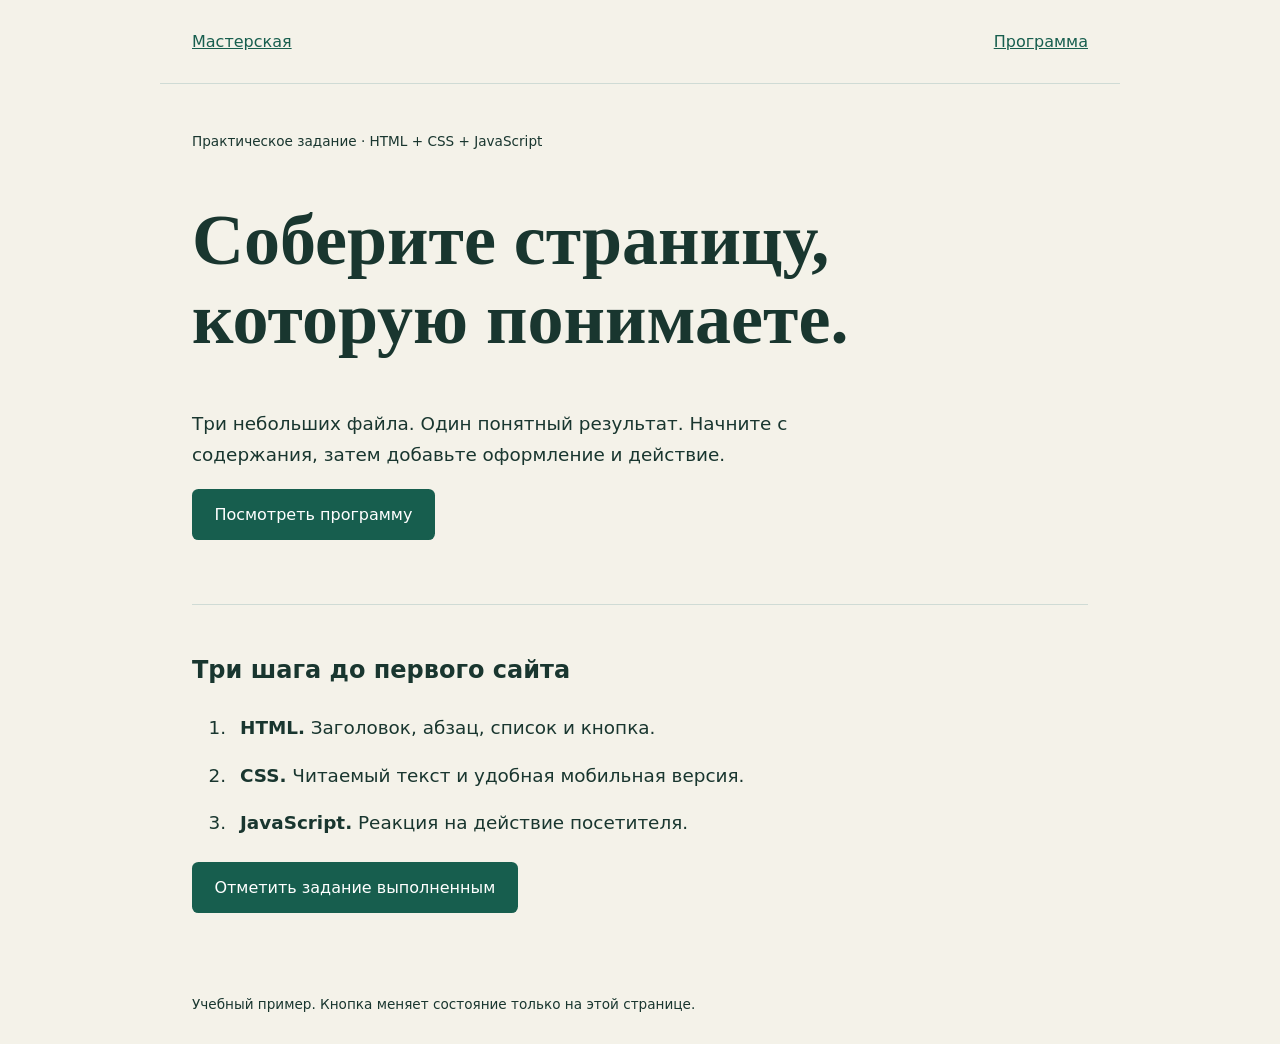
<file: examples/first-site/index.html>
<!doctype html>
<html lang="ru"><head><meta charset="utf-8"><meta name="viewport" content="width=device-width,initial-scale=1"><title>Мастерская первого сайта</title><link rel="stylesheet" href="style.css"><script src="app.js" defer></script></head>
<body><header><a href="#home">Мастерская</a><a href="#program">Программа</a></header>
<main id="home"><p class="label">Практическое задание · HTML + CSS + JavaScript</p><h1>Соберите страницу,<br>которую понимаете.</h1><p>Три небольших файла. Один понятный результат. Начните с содержания, затем добавьте оформление и действие.</p><a class="button" href="#program">Посмотреть программу</a>
<section id="program"><h2>Три шага до первого сайта</h2><ol><li><strong>HTML.</strong> Заголовок, абзац, список и кнопка.</li><li><strong>CSS.</strong> Читаемый текст и удобная мобильная версия.</li><li><strong>JavaScript.</strong> Реакция на действие посетителя.</li></ol><button id="complete" type="button" aria-pressed="false">Отметить задание выполненным</button><p id="result" role="status"></p></section></main><footer>Учебный пример. Кнопка меняет состояние только на этой странице.</footer></body></html>
</file>
<file: docs/assets/style.css>
:root{--paper:#f7f5ee;--ink:#233b34;--muted:#57665d;--accent:#21634f;--line:#d8ded4;--white:#fffefa;--tint:#e8eee5;color:var(--ink);background:var(--paper);font-family:"Segoe UI",system-ui,sans-serif;font-size:16px}*{box-sizing:border-box}html{scroll-behavior:smooth;scroll-padding-top:6rem}body{margin:0}a{color:var(--accent);text-underline-offset:4px}a:hover{color:#103b2f}button,input{font:inherit}button{cursor:pointer}a,button,input{touch-action:manipulation}:focus-visible{outline:3px solid #ad5f30;outline-offset:4px}.topbar{height:5rem;position:sticky;top:0;z-index:2;background:var(--paper);border-bottom:1px solid var(--line);display:flex;justify-content:space-between;align-items:center;padding:0 3rem}.brand{font-size:1.2rem;font-weight:650;display:flex;align-items:center;gap:.6rem;text-decoration:none;color:var(--ink)}.brand-mark{display:grid;place-items:center;background:var(--accent);color:white;width:2rem;height:2rem;border-radius:.3rem;font-family:Georgia,serif}.edition{color:var(--muted);font-weight:400;font-size:.9rem}.top-link{font-size:.9rem;text-decoration:none;padding:.8rem 0}.layout{max-width:92rem;margin:auto;display:grid;grid-template-columns:19rem minmax(0,1fr)}aside{border-right:1px solid var(--line);padding:2.5rem 1.8rem}.aside-inner{position:sticky;top:7.5rem}.eyebrow{text-transform:uppercase;letter-spacing:.14em;font-weight:600;font-size:.72rem;color:var(--accent);margin:0 0 1.3rem}nav{display:flex;flex-direction:column;gap:.3rem}nav a,.transcript-link{display:flex;align-items:baseline;gap:.7rem;text-decoration:none;line-height:1.45;font-size:.88rem;color:var(--muted);padding:.65rem .4rem;border-radius:.3rem}nav a:hover,nav a.active{background:var(--tint);color:var(--accent)}nav a span{font-size:.75rem;color:var(--accent);flex-shrink:0}.transcript-link{margin-top:.5rem;border-top:1px solid var(--line);border-radius:0;padding-top:1rem}.progress-box{margin-top:2rem;padding-top:1.4rem;border-top:1px solid var(--line)}.progress-box div{display:flex;justify-content:space-between;font-size:.8rem}progress{width:100%;height:.4rem;accent-color:var(--accent);margin:1rem 0 .4rem}.progress-box small,.aside-note{font-size:.72rem;color:var(--muted);line-height:1.6}#reset{display:block;background:none;color:var(--muted);font-size:.75rem;padding:.5rem 0;border:0;text-decoration:underline;min-height:2.75rem}.aside-note{margin-top:2rem}main{min-width:0;padding:3.5rem clamp(1.5rem,5vw,5rem);max-width:65rem}.hero{padding:1rem 0 2.5rem}h1{font-family:Georgia,"Times New Roman",serif;font-size:clamp(3rem,5.5vw,5.2rem);font-weight:400;letter-spacing:-.045em;line-height:1.04;margin:1.3rem 0 1.8rem}h1 em{color:var(--accent);font-weight:400}.hero-text{font-size:1.2rem;line-height:1.75;max-width:38rem;color:var(--muted)}.hero-actions{display:flex;flex-wrap:wrap;gap:1.4rem;align-items:center;margin:2rem 0}.primary{display:flex;align-items:center;gap:2.4rem;background:var(--accent);color:white;border-radius:.3rem;text-decoration:none;padding:1rem 1.3rem}.primary:hover{background:#164a3a;color:white}.secondary{font-size:.9rem;padding:.8rem 0}.hero-meta{display:flex;flex-wrap:wrap;gap:2.5rem;padding-top:1.5rem;border-top:1px solid var(--line);font-size:.8rem;color:var(--muted)}.hero-meta b{display:block;font-size:1rem;color:var(--ink);margin-bottom:.3rem}.editor-note{display:grid;grid-template-columns:6rem 1fr;gap:1.2rem;border-left:3px solid var(--accent);padding:1.3rem 1.5rem;background:var(--tint);font-size:.9rem;line-height:1.6;margin-bottom:1rem}.editor-note span{font-family:Georgia,serif;font-style:italic}.editor-note p{margin:0}.chapter{padding:3.5rem 0;border-bottom:1px solid var(--line)}h2{font-family:Georgia,serif;font-weight:400;font-size:clamp(1.8rem,3vw,2.5rem);line-height:1.2;letter-spacing:-.025em;margin:0 0 1.5rem}h3{font-size:1.15rem;margin:2rem 0 .6rem;line-height:1.5}.chapter p,.chapter li{line-height:1.85;max-width:44rem}.chapter p{margin:.8rem 0}.chapter li{margin:.5rem 0}.lead{font-size:1.15rem;color:var(--muted)}.watch{border:0;background:none;color:var(--accent);font-size:.82rem;text-decoration:underline;padding:.5rem 0;min-height:2.75rem}.timeline{display:grid;grid-template-columns:1fr 1fr;gap:.5rem}.timeline button{background:var(--white);color:var(--ink);border:1px solid var(--line);border-radius:.3rem;padding:.8rem;text-align:left;line-height:1.5;font-size:.85rem}.timeline button:hover{border-color:var(--accent);background:var(--tint)}pre{padding:1.4rem;background:#233b34;color:#f1f4eb;border-radius:.3rem;font-size:.8rem;line-height:1.8;overflow-x:auto;max-width:100%;tab-size:2}code{font-family:Consolas,monospace;font-size:.85em;overflow-wrap:anywhere}.exercise{padding:1.5rem 0 0;margin-top:2rem;border-top:1px dashed #aab7aa}.exercise>strong{font-size:.73rem;letter-spacing:.12em;text-transform:uppercase;color:var(--accent)}.done{display:flex;align-items:center;gap:.7rem;padding:1rem 0;margin-top:1.3rem;font-size:.85rem;color:var(--accent);min-height:2.75rem}.done input{width:1.1rem;height:1.1rem;accent-color:var(--accent)}video{width:100%;aspect-ratio:16/9;background:#152e25;border-radius:.3rem;margin-top:1rem}.downloads{display:flex;flex-wrap:wrap;gap:.6rem 1.2rem;margin:1.2rem 0 2rem;font-size:.82rem}.downloads a{padding:.5rem 0}.search-label{display:block;font-size:.85rem;font-weight:600;margin:1rem 0 .6rem}#search{width:100%;background:var(--white);color:var(--ink);border:1px solid #a7b6a9;border-radius:.3rem;padding:.9rem 1rem}.search-count{font-size:.8rem;color:var(--muted)}.segment{display:grid;grid-template-columns:4.5rem 1fr;gap:1rem;padding:1rem 0;border-top:1px solid var(--line)}.segment button{border:0;background:var(--tint);color:var(--accent);border-radius:.3rem;align-self:start;min-height:2.75rem;font-size:.8rem}.segment p{margin:0;font-size:.92rem;line-height:1.7}.segment mark{background:#e9d99b;color:var(--ink)}footer{padding:2rem 0;font-size:.8rem;color:var(--muted);line-height:1.8}.skip{position:fixed;left:1rem;top:-5rem;z-index:5;background:white;padding:1rem}.skip:focus{top:1rem}@media(max-width:1000px){.layout{grid-template-columns:16rem minmax(0,1fr)}aside{padding:2rem 1rem}main{padding:2rem}.edition{display:none}}@media(max-width:760px){.topbar{height:4.5rem;padding:0 1.2rem}.brand{font-size:1rem}.top-link{font-size:.75rem}.layout{display:block}aside{border:0;border-bottom:1px solid var(--line);padding:1.2rem}.aside-inner{position:static}aside .eyebrow,.aside-note{display:none}nav{display:grid;grid-template-columns:1fr 1fr;gap:0}nav a{font-size:.75rem;padding:.55rem .3rem}.transcript-link{font-size:.8rem}.progress-box{margin-top:.8rem;padding-top:.8rem}.progress-box small{display:inline}.progress-box #reset{display:inline;margin-left:1rem}.progress-box progress{margin:.5rem 0}main{padding:1.5rem}.hero{padding-top:1rem}.hero-meta{gap:1.5rem}.chapter{padding:2.5rem 0}.timeline{grid-template-columns:1fr}.editor-note{display:block;padding:1rem}.editor-note span{display:block;margin-bottom:.4rem}.segment{grid-template-columns:3.7rem 1fr;gap:.7rem}h1{font-size:3.2rem}.hero-text{font-size:1.05rem}pre{padding:1rem}.hero-actions{gap:.7rem}}@media(prefers-reduced-motion:reduce){html{scroll-behavior:auto}}@media print{aside,.topbar,.hero-actions,video,.downloads,#search,.search-label,#search-count,.done,#reset,.watch{display:none}.layout{display:block}main{max-width:none;padding:0}body{background:white}.chapter{break-inside:auto}h2,h3{break-after:avoid}pre{white-space:pre-wrap;background:#eee;color:black}.segment{break-inside:avoid}a{color:inherit}h1{font-size:3rem}}
iframe#video{display:block;width:100%;aspect-ratio:16/9;border:0;border-radius:.3rem;background:#152e25;margin-top:1rem}
</file>
<file: examples/first-site/style.css>
:root{font-family:system-ui,sans-serif;color:#19362f;background:#f4f2e9}*{box-sizing:border-box}body{margin:0}header,main,footer{max-width:60rem;margin:auto;padding:2rem}header{display:flex;justify-content:space-between;border-bottom:1px solid #cfdbd5}a{color:#175e4e}h1{font-family:Georgia,serif;font-size:clamp(2.5rem,7vw,4.5rem);line-height:1.1}p,li{font-size:1.15rem;line-height:1.7;max-width:40rem}.label{font-size:.85rem}section{margin-top:4rem;padding-top:2rem;border-top:1px solid #cfdbd5}li{padding:.5rem}button,.button{display:inline-block;border:0;border-radius:.4rem;padding:1rem 1.4rem;background:#175e4e;color:white;font:inherit;cursor:pointer;text-decoration:none}button:hover,.button:hover{background:#103e34}:focus-visible{outline:3px solid #be672c;outline-offset:4px}footer{font-size:.85rem}@media(max-width:30rem){header,main,footer{padding:1.25rem}}
</file>
